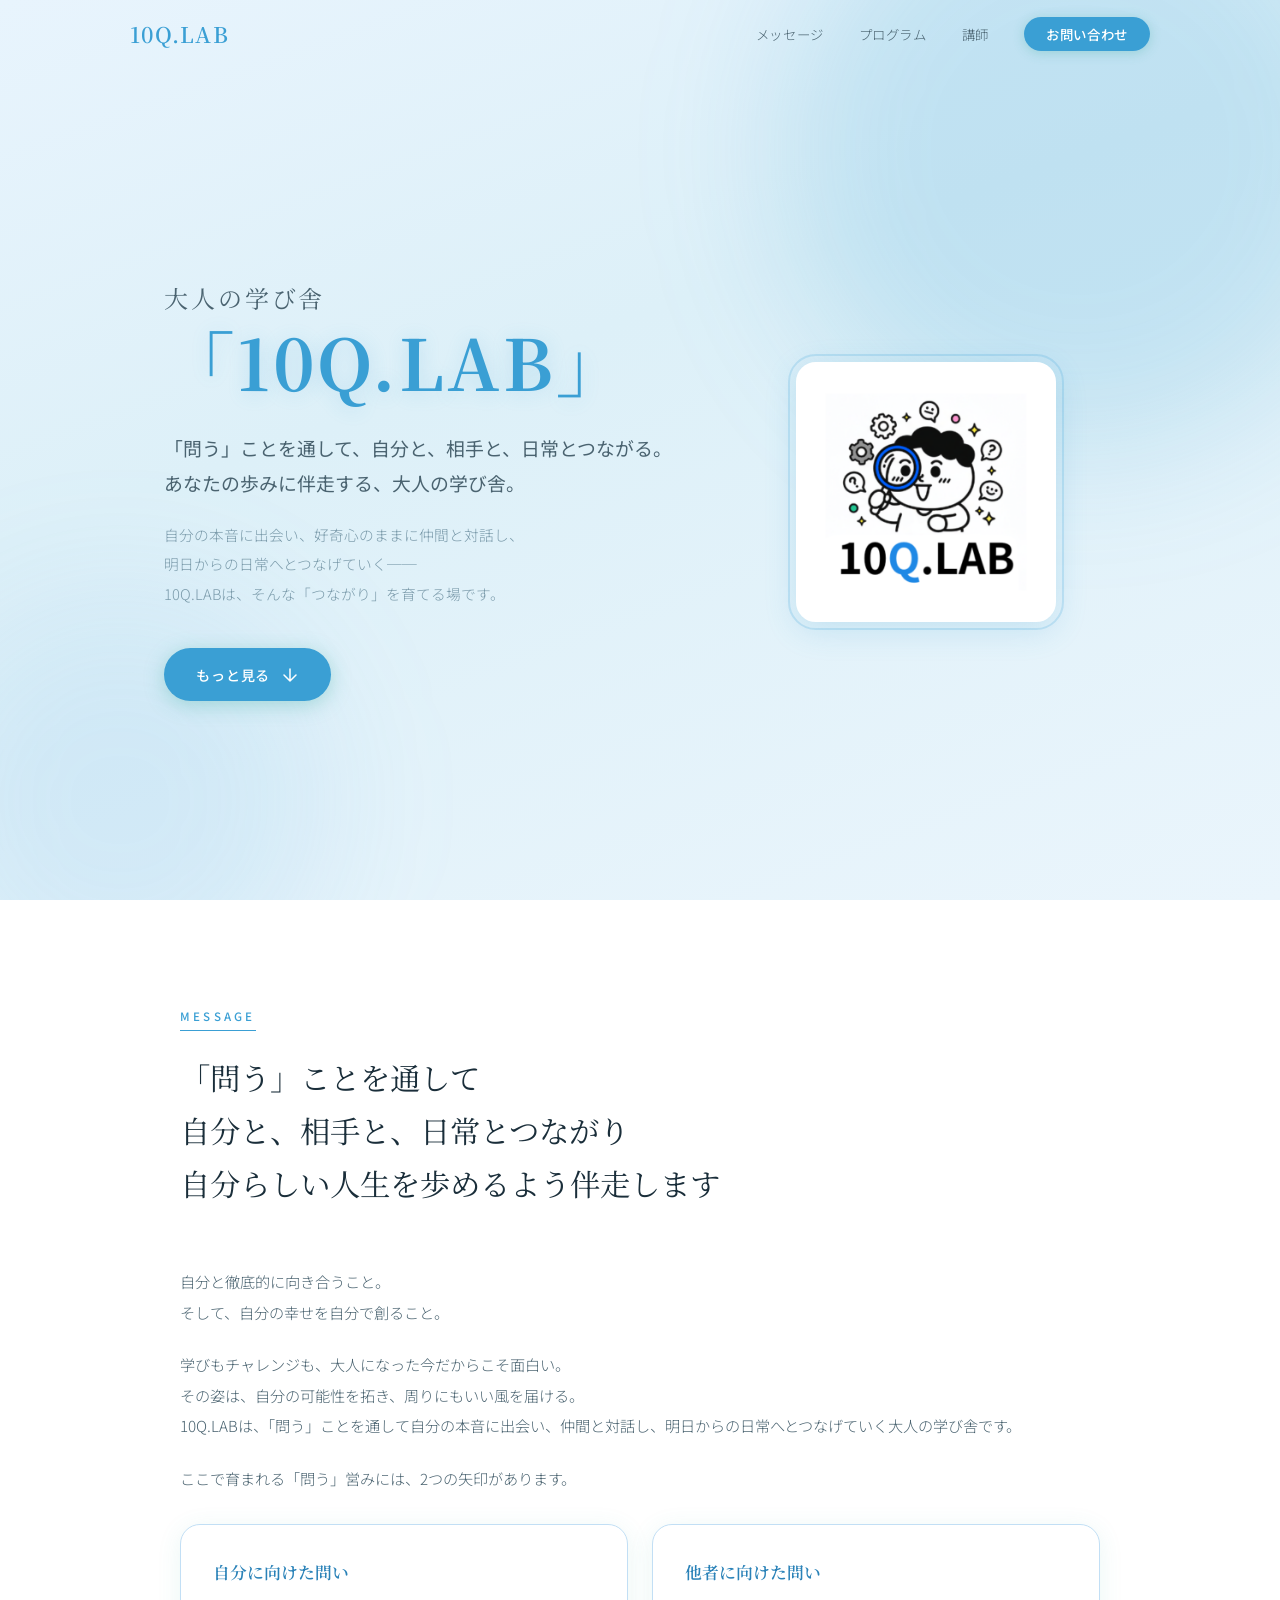
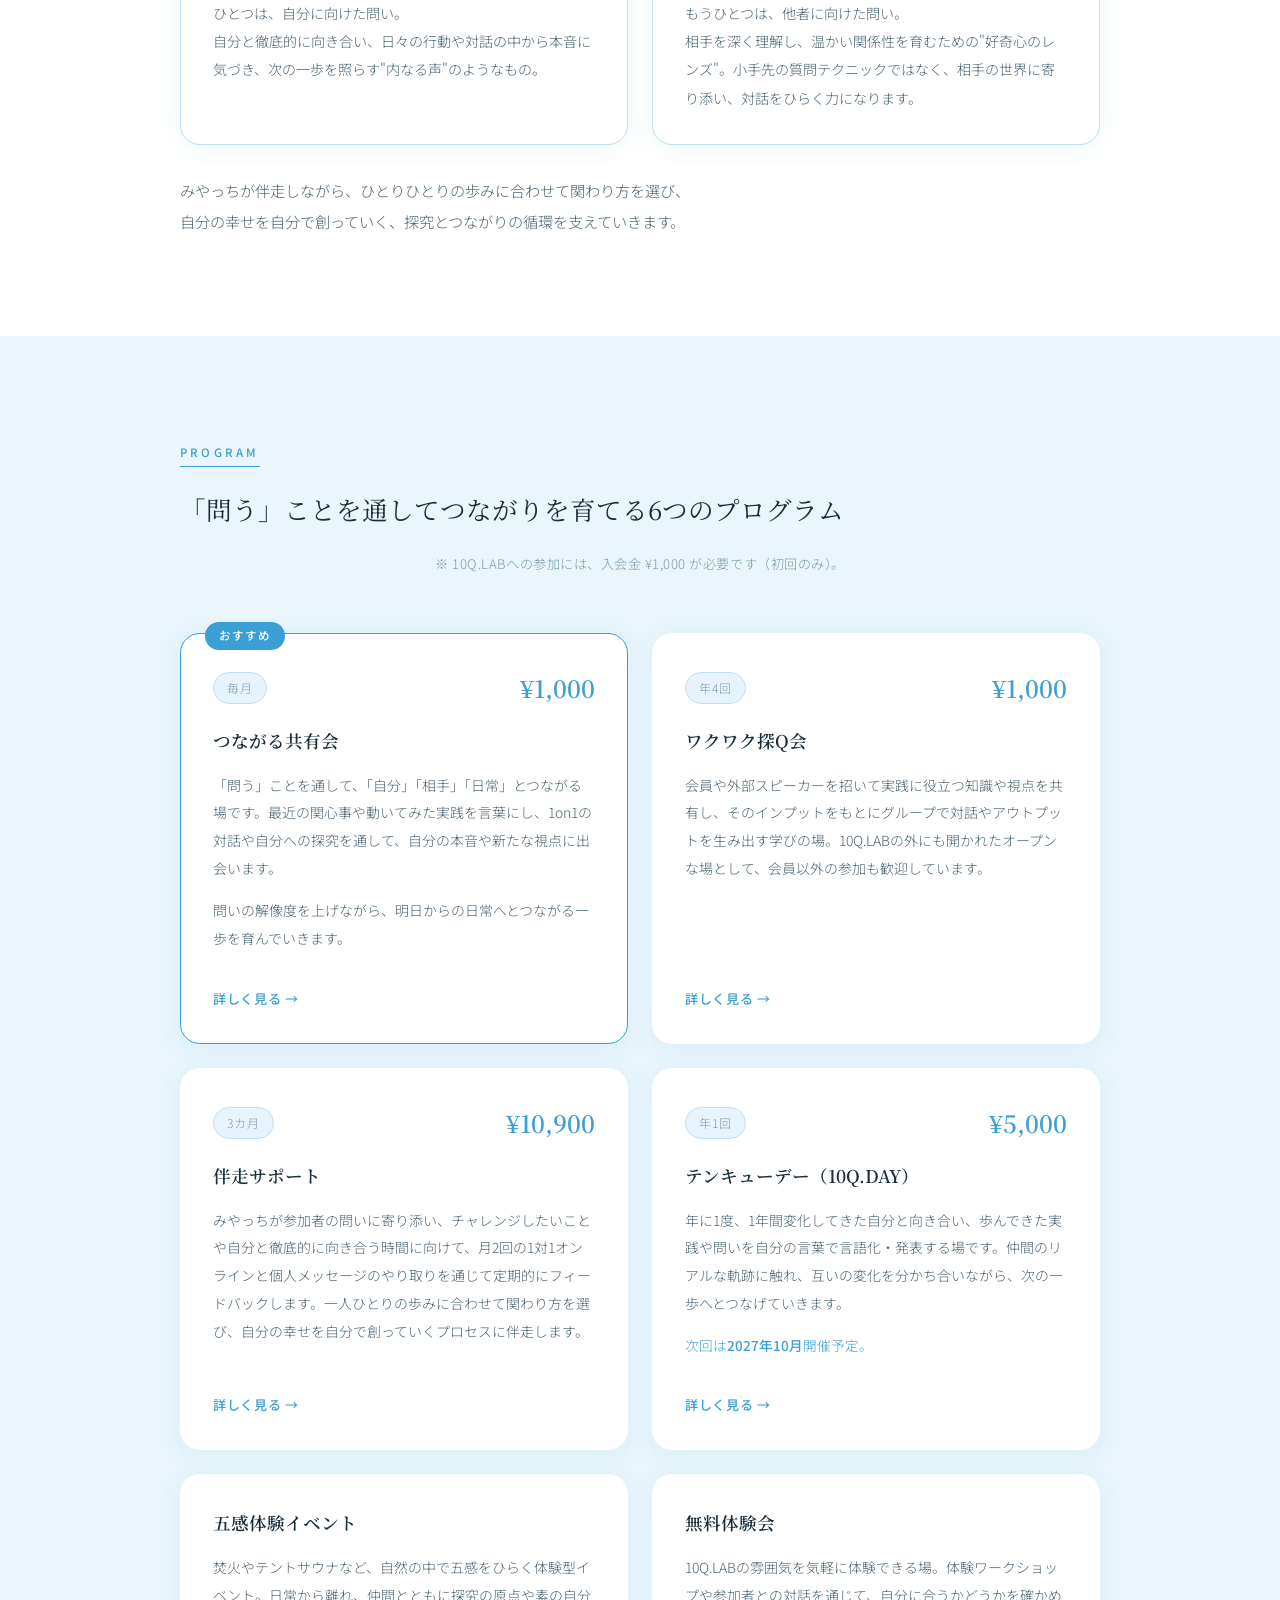
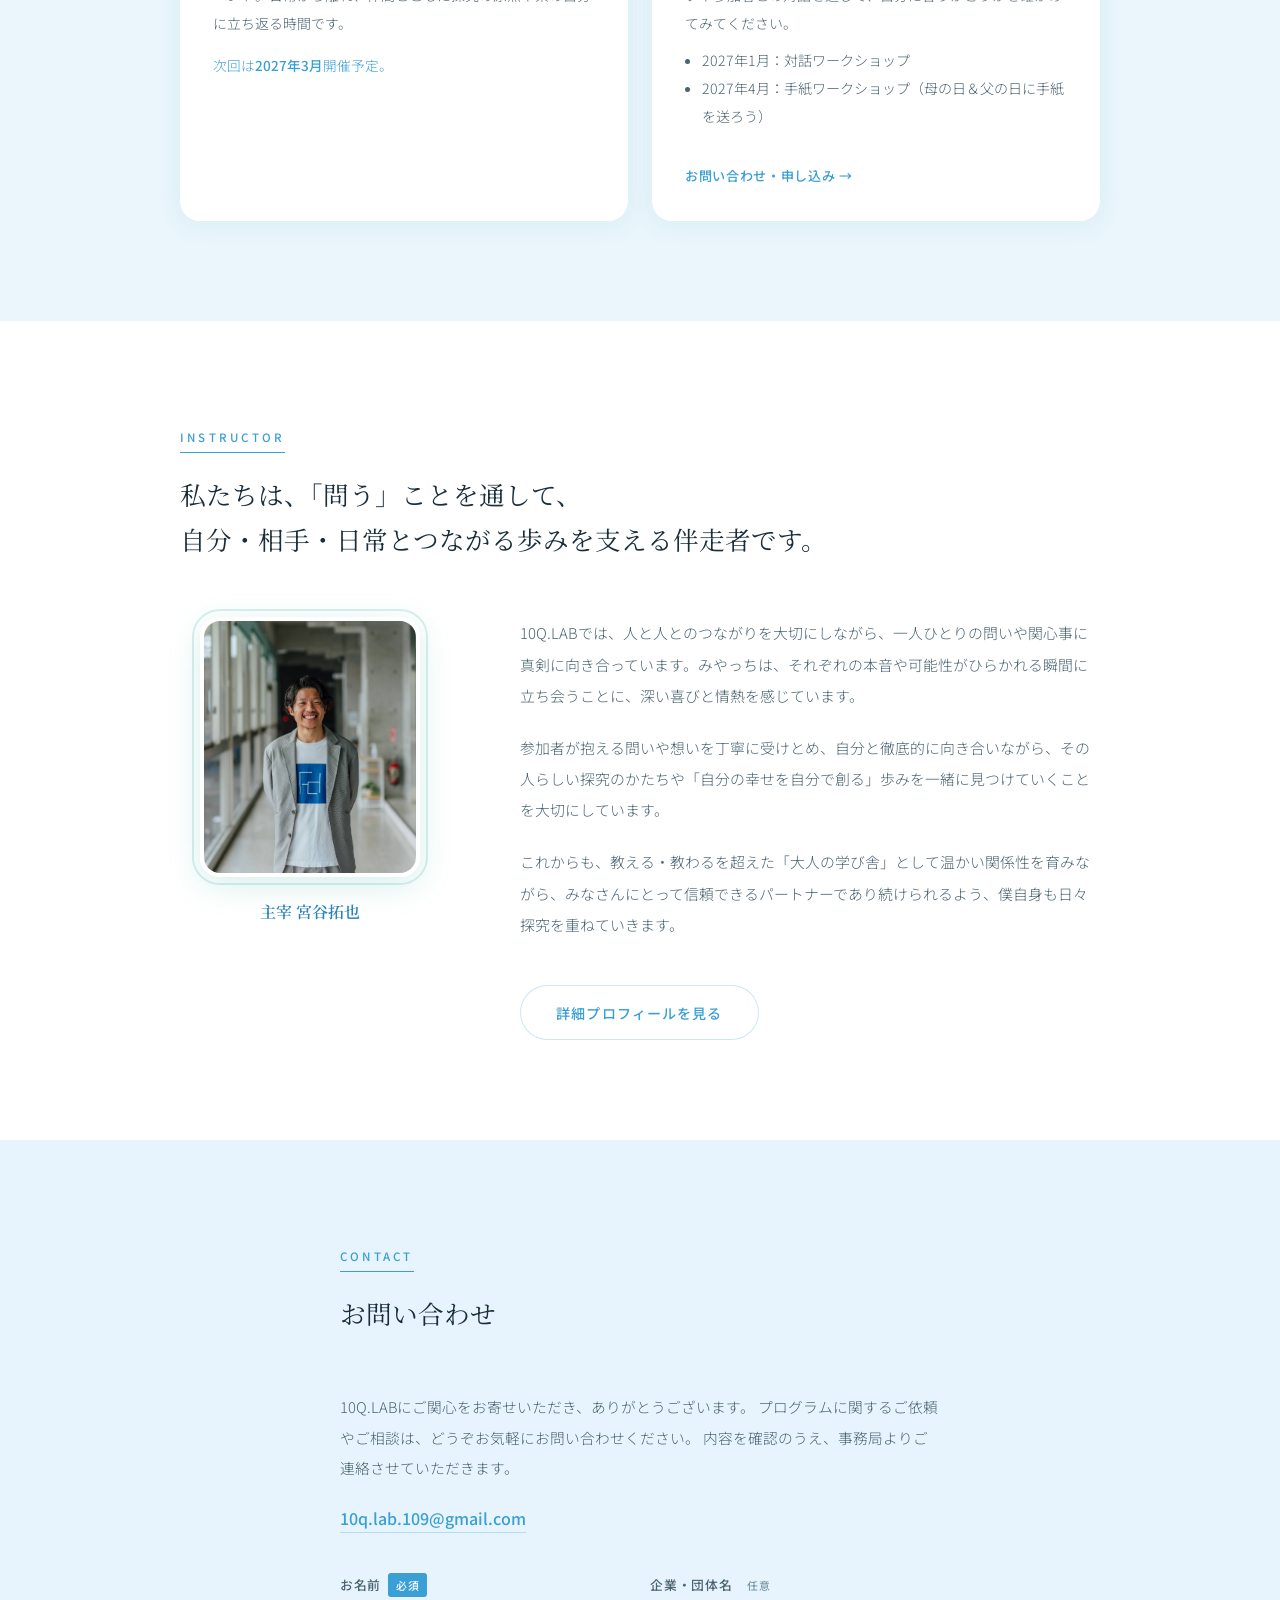
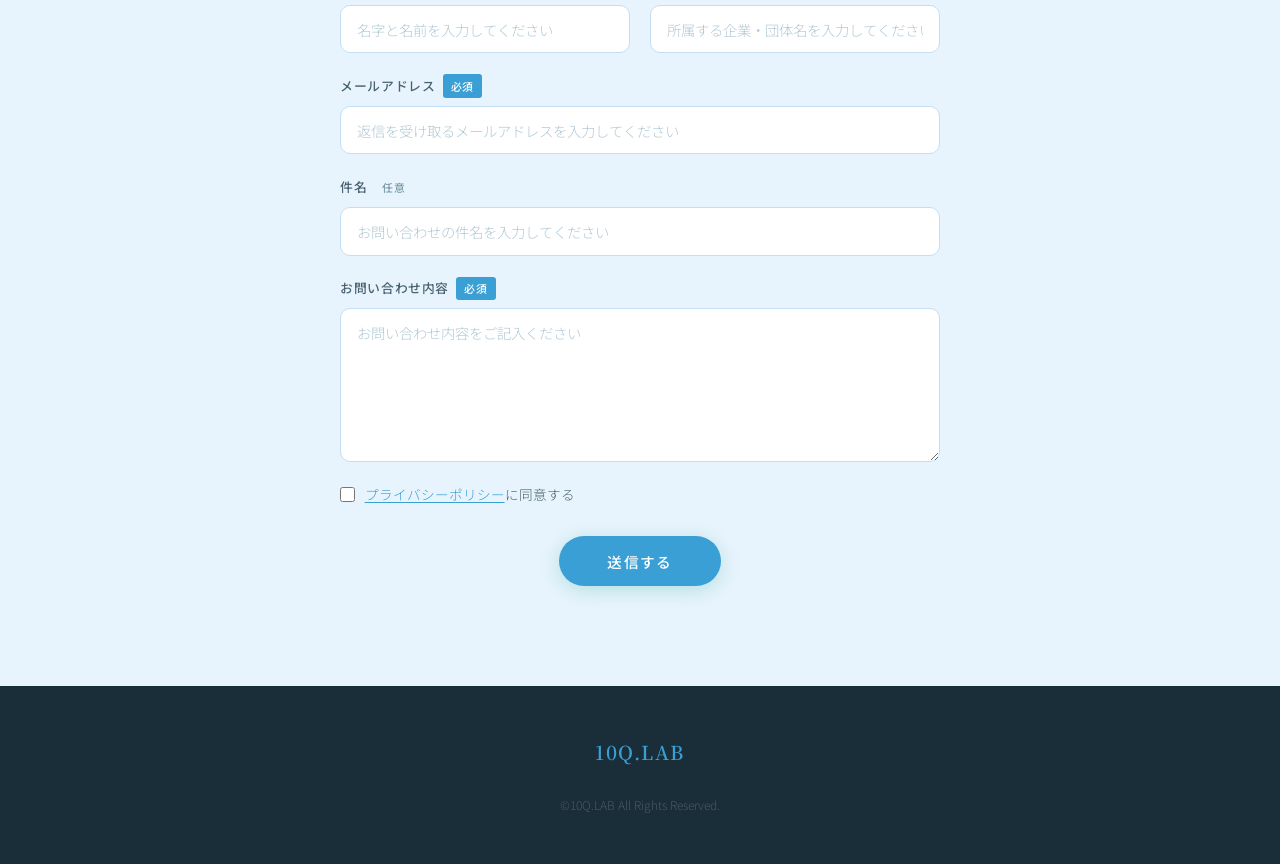
<file: index.html>
<!DOCTYPE html>
<html lang="ja">
<head>
  <meta charset="UTF-8" />
  <meta name="viewport" content="width=device-width, initial-scale=1.0" />
  <title>10Q.LAB | 大人の探究塾</title>
  <link rel="preconnect" href="https://fonts.googleapis.com" />
  <link rel="preconnect" href="https://fonts.gstatic.com" crossorigin />
  <link href="https://fonts.googleapis.com/css2?family=Noto+Serif+JP:wght@300;400;600&family=Noto+Sans+JP:wght@300;400;500&family=DM+Sans:ital,wght@0,300;0,400;1,300&display=swap" rel="stylesheet" />
  <link rel="stylesheet" href="style.css" />
</head>
<body>

  <!-- ナビゲーション -->
  <header class="header" id="header">
    <nav class="nav">
      <a href="#" class="nav-logo">10Q.LAB</a>
      <ul class="nav-links" id="navLinks">
        <li><a href="#message">メッセージ</a></li>
        <li><a href="#program">プログラム</a></li>
        <li><a href="#instructor">講師</a></li>
        <li><a href="#contact" class="nav-cta">お問い合わせ</a></li>
      </ul>
      <button class="nav-toggle" id="navToggle" aria-label="メニュー">
        <span></span><span></span>
      </button>
    </nav>
  </header>

  <!-- ヒーロー -->
  <section class="hero">
    <div class="hero-blob hero-blob-1"></div>
    <div class="hero-blob hero-blob-2"></div>
    <div class="hero-inner">
      <div class="hero-text">
        <h1 class="hero-title">
          <span class="hero-title-sub">大人の学び舎</span>
          <span class="hero-title-main">「10Q.LAB」</span>
        </h1>
        <p class="hero-tagline">「問う」ことを通して、自分と、相手と、日常とつながる。<br />あなたの歩みに伴走する、大人の学び舎。</p>
        <p class="hero-body">
          自分の本音に出会い、好奇心のままに仲間と対話し、<br />
          明日からの日常へとつなげていく──<br />
          10Q.LABは、そんな「つながり」を育てる場です。
        </p>
        <a href="#message" class="hero-btn">
          <span>もっと見る</span>
          <svg width="18" height="18" viewBox="0 0 18 18" fill="none"><path d="M9 3v12M3 9l6 6 6-6" stroke="currentColor" stroke-width="1.5" stroke-linecap="round" stroke-linejoin="round"/></svg>
        </a>
      </div>
      <div class="hero-visual">
        <div class="hero-logo-frame">
          <img src="logo.png" alt="10Q.LAB" class="hero-logo-big" />
        </div>
      </div>
    </div>
  </section>

  <!-- メッセージ -->
  <section class="section" id="message">
    <div class="container">
      <div class="sec-header">
        <span class="sec-tag">MESSAGE</span>
        <h2 class="sec-title">
          「問う」ことを通して<br />
          自分と、相手と、日常とつながり<br />
          自分らしい人生を歩めるよう伴走します
        </h2>
      </div>

      <div class="msg-body">
        <p>自分と徹底的に向き合うこと。<br />
        そして、自分の幸せを自分で創ること。</p>

        <p>学びもチャレンジも、大人になった今だからこそ面白い。<br />
        その姿は、自分の可能性を拓き、周りにもいい風を届ける。<br />
        10Q.LABは、「問う」ことを通して自分の本音に出会い、仲間と対話し、明日からの日常へとつなげていく大人の学び舎です。</p>

        <p>ここで育まれる「問う」営みには、2つの矢印があります。</p>

        <div class="msg-two-q">
          <div class="two-q-card reveal">
            <h3>自分に向けた問い</h3>
            <p>ひとつは、自分に向けた問い。<br />自分と徹底的に向き合い、日々の行動や対話の中から本音に気づき、次の一歩を照らす"内なる声"のようなもの。</p>
          </div>
          <div class="two-q-card reveal">
            <h3>他者に向けた問い</h3>
            <p>もうひとつは、他者に向けた問い。<br />相手を深く理解し、温かい関係性を育むための"好奇心のレンズ"。小手先の質問テクニックではなく、相手の世界に寄り添い、対話をひらく力になります。</p>
          </div>
        </div>

        <p>みやっちが伴走しながら、ひとりひとりの歩みに合わせて関わり方を選び、<br />
        自分の幸せを自分で創っていく、探究とつながりの循環を支えていきます。</p>
      </div>
    </div>
  </section>

  <!-- プログラム -->
  <section class="section sec-mint" id="program">
    <div class="container">
      <div class="sec-header">
        <span class="sec-tag">PROGRAM</span>
        <h2 class="sec-title-sm">「問う」ことを通してつながりを育てる6つのプログラム</h2>
        <p class="prog-note">※ 10Q.LABへの参加には、入会金 ¥1,000 が必要です（初回のみ）。</p>
      </div>

      <div class="prog-grid">
        <a href="program-sharing.html" class="prog-card prog-featured reveal">
          <div class="prog-badge">おすすめ</div>
          <div class="prog-top">
            <span class="prog-freq">毎月</span>
            <span class="prog-price">¥1,000</span>
          </div>
          <h3>つながる共有会</h3>
          <p>「問う」ことを通して、「自分」「相手」「日常」とつながる場です。最近の関心事や動いてみた実践を言葉にし、1on1の対話や自分への探究を通して、自分の本音や新たな視点に出会います。</p>
          <p>問いの解像度を上げながら、明日からの日常へとつながる一歩を育んでいきます。</p>
          <span class="prog-more">詳しく見る →</span>
        </a>

        <a href="program-study.html" class="prog-card reveal">
          <div class="prog-top">
            <span class="prog-freq">年4回</span>
            <span class="prog-price">¥1,000</span>
          </div>
          <h3>ワクワク探Q会</h3>
          <p>会員や外部スピーカーを招いて実践に役立つ知識や視点を共有し、そのインプットをもとにグループで対話やアウトプットを生み出す学びの場。10Q.LABの外にも開かれたオープンな場として、会員以外の参加も歓迎しています。</p>
          <span class="prog-more">詳しく見る →</span>
        </a>

        <a href="program-support.html" class="prog-card reveal">
          <div class="prog-top">
            <span class="prog-freq">3カ月</span>
            <span class="prog-price">¥10,900</span>
          </div>
          <h3>伴走サポート</h3>
          <p>みやっちが参加者の問いに寄り添い、チャレンジしたいことや自分と徹底的に向き合う時間に向けて、月2回の1対1オンラインと個人メッセージのやり取りを通じて定期的にフィードバックします。一人ひとりの歩みに合わせて関わり方を選び、自分の幸せを自分で創っていくプロセスに伴走します。</p>
          <span class="prog-more">詳しく見る →</span>
        </a>

        <a href="program-tenqday.html" class="prog-card reveal">
          <div class="prog-top">
            <span class="prog-freq">年1回</span>
            <span class="prog-price">¥5,000</span>
          </div>
          <h3>テンキューデー（10Q.DAY）</h3>
          <p>年に1度、1年間変化してきた自分と向き合い、歩んできた実践や問いを自分の言葉で言語化・発表する場です。仲間のリアルな軌跡に触れ、互いの変化を分かち合いながら、次の一歩へとつなげていきます。</p>
          <p class="prog-date">次回は<strong>2027年10月</strong>開催予定。</p>
          <span class="prog-more">詳しく見る →</span>
        </a>

        <div class="prog-card reveal prog-member">
          <h3>五感体験イベント</h3>
          <p>焚火やテントサウナなど、自然の中で五感をひらく体験型イベント。日常から離れ、仲間とともに探究の原点や素の自分に立ち返る時間です。</p>
          <p class="prog-date">次回は<strong>2027年3月</strong>開催予定。</p>
        </div>

        <a href="index.html#contact" class="prog-card reveal">
          <h3>無料体験会</h3>
          <p>10Q.LABの雰囲気を気軽に体験できる場。体験ワークショップや参加者との対話を通じて、自分に合うかどうかを確かめてみてください。</p>
          <ul style="font-size:.88rem;color:var(--mid);line-height:2;padding-left:1.2em;margin-top:-.4rem;">
            <li>2027年1月：対話ワークショップ</li>
            <li>2027年4月：手紙ワークショップ（母の日＆父の日に手紙を送ろう）</li>
          </ul>
          <span class="prog-more">お問い合わせ・申し込み →</span>
        </a>
      </div>

    </div>
  </section>

  <!-- 講師 -->
  <section class="section" id="instructor">
    <div class="container">
      <div class="sec-header">
        <span class="sec-tag">INSTRUCTOR</span>
        <h2 class="sec-title-sm">
          私たちは、「問う」ことを通して、<br />
          自分・相手・日常とつながる歩みを支える伴走者です。
        </h2>
      </div>

      <div class="inst-layout">
        <div class="inst-avatar-wrap reveal">
          <div class="inst-photo-frame">
            <img src="miyatchi.jpg" alt="宮谷拓也" class="inst-photo" />
          </div>
          <div class="inst-name">主宰 宮谷拓也</div>
        </div>
        <div class="inst-text reveal">
          <p>10Q.LABでは、人と人とのつながりを大切にしながら、一人ひとりの問いや関心事に真剣に向き合っています。みやっちは、それぞれの本音や可能性がひらかれる瞬間に立ち会うことに、深い喜びと情熱を感じています。</p>
          <p>参加者が抱える問いや想いを丁寧に受けとめ、自分と徹底的に向き合いながら、その人らしい探究のかたちや「自分の幸せを自分で創る」歩みを一緒に見つけていくことを大切にしています。</p>
          <p>これからも、教える・教わるを超えた「大人の学び舎」として温かい関係性を育みながら、みなさんにとって信頼できるパートナーであり続けられるよう、僕自身も日々探究を重ねていきます。</p>
          <a href="instructor.html" class="inst-detail-btn">詳細プロフィールを見る</a>
        </div>
      </div>
    </div>
  </section>

  <!-- お問い合わせ -->
  <section class="section sec-sky" id="contact">
    <div class="container container-sm">
      <div class="sec-header">
        <span class="sec-tag">CONTACT</span>
        <h2 class="sec-title-sm">お問い合わせ</h2>
      </div>
      <p class="contact-intro">
        10Q.LABにご関心をお寄せいただき、ありがとうございます。 プログラムに関するご依頼やご相談は、どうぞお気軽にお問い合わせください。 内容を確認のうえ、事務局よりご連絡させていただきます。
      </p>
      <p class="contact-email">
        <a href="mailto:10q.lab.109@gmail.com">10q.lab.109@gmail.com</a>
      </p>

      <form class="c-form" id="contactForm" action="https://formspree.io/f/xeewwoyb" method="POST">
        <div class="c-row">
          <div class="c-field">
            <label>お名前 <em>必須</em></label>
            <input type="text" name="name" placeholder="名字と名前を入力してください" required />
          </div>
          <div class="c-field">
            <label>企業・団体名 <span>任意</span></label>
            <input type="text" name="org" placeholder="所属する企業・団体名を入力してください" />
          </div>
        </div>
        <div class="c-field">
          <label>メールアドレス <em>必須</em></label>
          <input type="email" name="email" placeholder="返信を受け取るメールアドレスを入力してください" required />
        </div>
        <div class="c-field">
          <label>件名 <span>任意</span></label>
          <input type="text" name="subject" placeholder="お問い合わせの件名を入力してください" />
        </div>
        <div class="c-field">
          <label>お問い合わせ内容 <em>必須</em></label>
          <textarea name="message" rows="6" placeholder="お問い合わせ内容をご記入ください" required></textarea>
        </div>
        <div class="c-privacy">
          <label>
            <input type="checkbox" id="privacy" required />
            <span><a href="privacy.html" target="_blank">プライバシーポリシー</a>に同意する</span>
          </label>
        </div>
        <div class="c-submit-wrap">
          <button type="submit" class="c-submit">送信する</button>
        </div>
      </form>
    </div>
  </section>

  <!-- フッター -->
  <footer class="footer">
    <div class="footer-inner">
      <a href="#" class="footer-logo">10Q.LAB</a>
<p class="footer-copy">©10Q.LAB All Rights Reserved.</p>
    </div>
  </footer>

  <script src="script.js"></script>
</body>
</html>
</file>
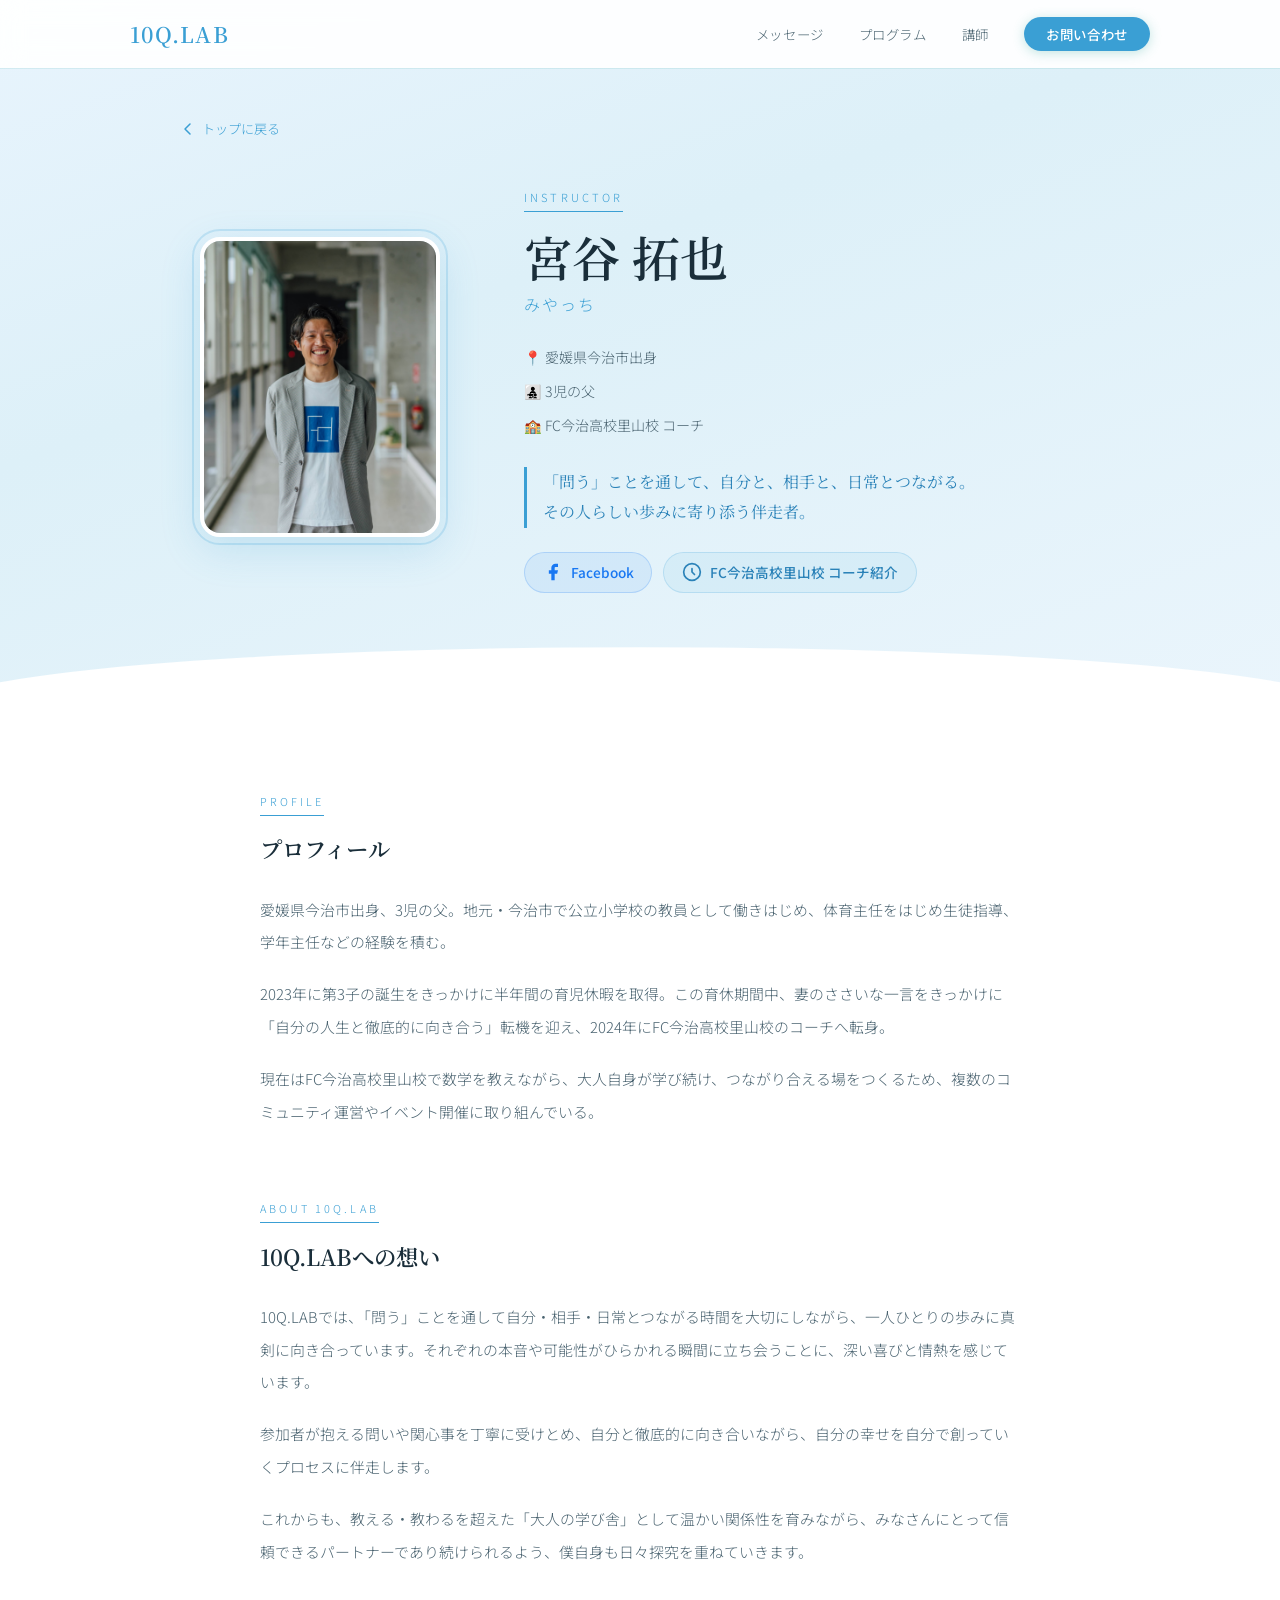
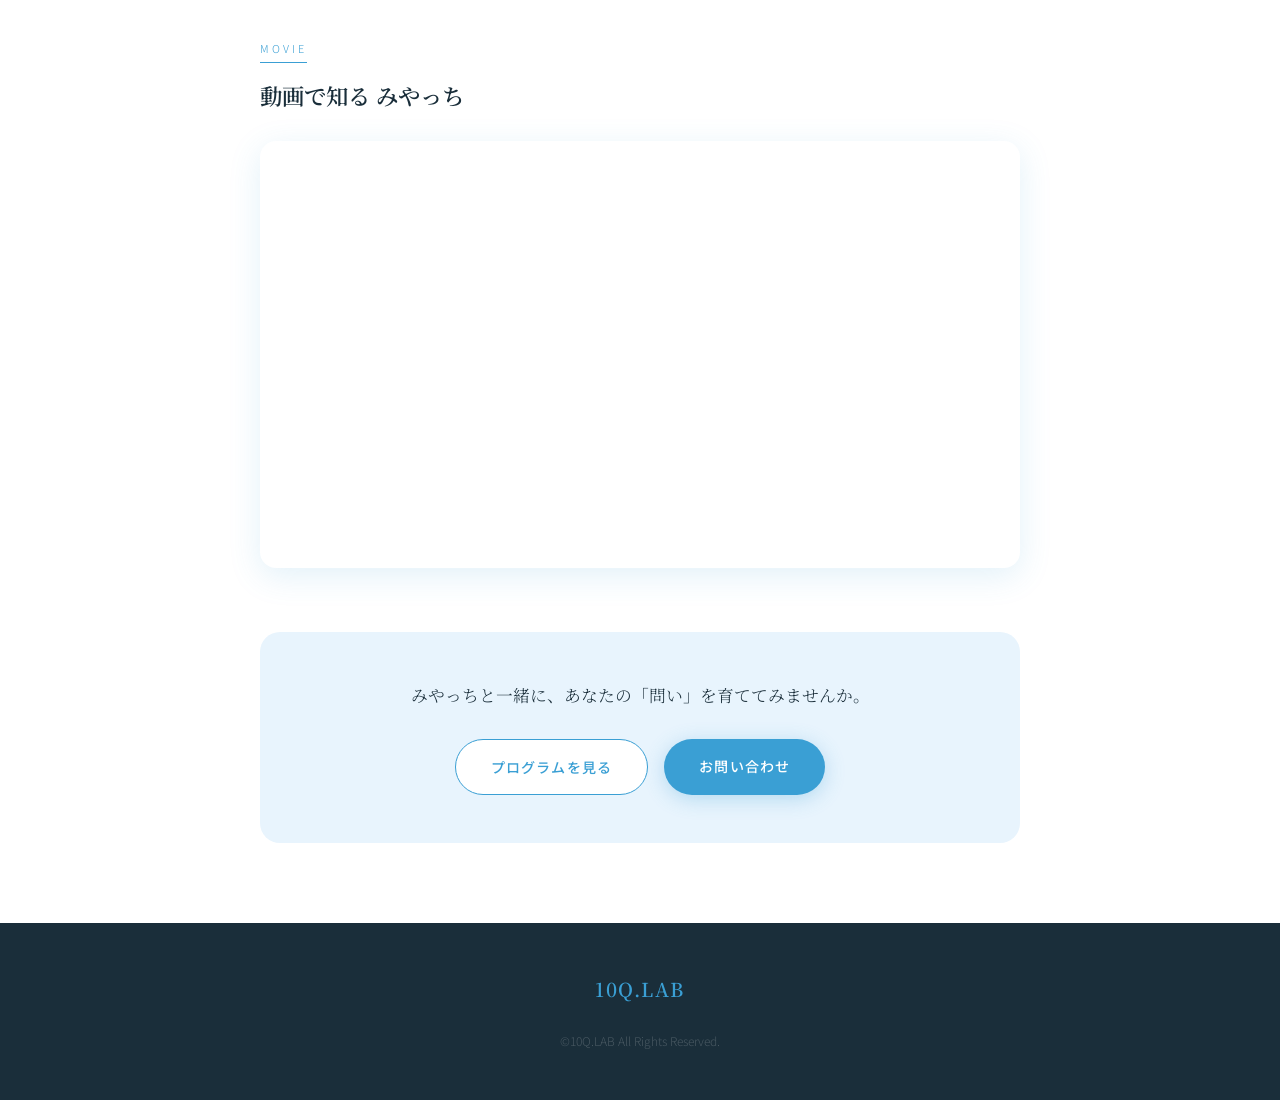
<file: instructor.html>
<!DOCTYPE html>
<html lang="ja">
<head>
  <meta charset="UTF-8" />
  <meta name="viewport" content="width=device-width, initial-scale=1.0" />
  <title>講師紹介 | 10Q.LAB</title>
  <link rel="preconnect" href="https://fonts.googleapis.com" />
  <link rel="preconnect" href="https://fonts.gstatic.com" crossorigin />
  <link href="https://fonts.googleapis.com/css2?family=Noto+Serif+JP:wght@300;400;600&family=Noto+Sans+JP:wght@300;400;500&display=swap" rel="stylesheet" />
  <link rel="stylesheet" href="style.css" />
  <link rel="stylesheet" href="instructor.css" />
</head>
<body>

  <header class="header scrolled">
    <nav class="nav">
      <a href="index.html" class="nav-logo">10Q.LAB</a>
      <ul class="nav-links">
        <li><a href="index.html#message">メッセージ</a></li>
        <li><a href="index.html#program">プログラム</a></li>
        <li><a href="index.html#instructor">講師</a></li>
        <li><a href="index.html#contact" class="nav-cta">お問い合わせ</a></li>
      </ul>
    </nav>
  </header>

  <main>

    <!-- ヒーロー -->
    <section class="inst-hero">
      <div class="inst-hero-inner">
        <a href="index.html#instructor" class="back-link">
          <svg width="16" height="16" viewBox="0 0 16 16" fill="none"><path d="M10 3L5 8l5 5" stroke="currentColor" stroke-width="1.5" stroke-linecap="round" stroke-linejoin="round"/></svg>
          トップに戻る
        </a>
        <div class="inst-hero-layout">
          <div class="inst-hero-photo">
            <div class="inst-photo-frame">
              <img src="miyatchi.jpg" alt="宮谷拓也" class="inst-photo" />
            </div>
          </div>
          <div class="inst-hero-info">
            <span class="inst-tag">INSTRUCTOR</span>
            <h1 class="inst-name-large">宮谷 拓也</h1>
            <p class="inst-kana">みやっち</p>
            <div class="inst-meta">
              <span>📍 愛媛県今治市出身</span>
              <span>👨‍👧‍👦 3児の父</span>
              <span>🏫 FC今治高校里山校 コーチ</span>
            </div>
            <p class="inst-tagline">
              「問う」ことを通して、自分と、相手と、日常とつながる。<br />
              その人らしい歩みに寄り添う伴走者。
            </p>
            <div class="inst-sns">
              <a href="https://www.facebook.com/takuya.miyatani.7" target="_blank" rel="noopener" class="inst-sns-link inst-sns-fb">
                <svg width="20" height="20" viewBox="0 0 24 24" fill="currentColor"><path d="M18 2h-3a5 5 0 0 0-5 5v3H7v4h3v8h4v-8h3l1-4h-4V7a1 1 0 0 1 1-1h3z"/></svg>
                Facebook
              </a>
              <a href="https://fcihs-satoyama.ed.jp/articles/341520b2541c803b927cebe70c5aed1b" target="_blank" rel="noopener" class="inst-sns-link inst-sns-fc">
                <svg width="20" height="20" viewBox="0 0 24 24" fill="none" stroke="currentColor" stroke-width="2" stroke-linecap="round" stroke-linejoin="round"><circle cx="12" cy="12" r="10"/><path d="M12 8v4l3 3"/></svg>
                FC今治高校里山校 コーチ紹介
              </a>
            </div>
          </div>
        </div>
      </div>
    </section>

    <!-- プロフィール -->
    <section class="inst-section">
      <div class="inst-content">

        <div class="inst-block">
          <span class="inst-sec-tag">PROFILE</span>
          <h2>プロフィール</h2>
          <div class="inst-text-body">
            <p>愛媛県今治市出身、3児の父。地元・今治市で公立小学校の教員として働きはじめ、体育主任をはじめ生徒指導、学年主任などの経験を積む。</p>
            <p>2023年に第3子の誕生をきっかけに半年間の育児休暇を取得。この育休期間中、妻のささいな一言をきっかけに「自分の人生と徹底的に向き合う」転機を迎え、2024年にFC今治高校里山校のコーチへ転身。</p>
            <p>現在はFC今治高校里山校で数学を教えながら、大人自身が学び続け、つながり合える場をつくるため、複数のコミュニティ運営やイベント開催に取り組んでいる。</p>
          </div>
        </div>


        <!-- 10Q.LABについて -->
        <div class="inst-block">
          <span class="inst-sec-tag">ABOUT 10Q.LAB</span>
          <h2>10Q.LABへの想い</h2>
          <div class="inst-text-body">
            <p>10Q.LABでは、「問う」ことを通して自分・相手・日常とつながる時間を大切にしながら、一人ひとりの歩みに真剣に向き合っています。それぞれの本音や可能性がひらかれる瞬間に立ち会うことに、深い喜びと情熱を感じています。</p>
            <p>参加者が抱える問いや関心事を丁寧に受けとめ、自分と徹底的に向き合いながら、自分の幸せを自分で創っていくプロセスに伴走します。</p>
            <p>これからも、教える・教わるを超えた「大人の学び舎」として温かい関係性を育みながら、みなさんにとって信頼できるパートナーであり続けられるよう、僕自身も日々探究を重ねていきます。</p>
          </div>
        </div>

        <!-- 動画 -->
        <div class="inst-block">
          <span class="inst-sec-tag">MOVIE</span>
          <h2>動画で知る みやっち</h2>
          <div class="inst-video-wrap">
            <iframe
              src="https://www.youtube.com/embed/XQqRJ3EDNS8"
              title="みやっち紹介動画"
              frameborder="0"
              allow="accelerometer; autoplay; clipboard-write; encrypted-media; gyroscope; picture-in-picture"
              allowfullscreen>
            </iframe>
          </div>
        </div>

        <!-- CTA -->
        <div class="inst-cta-block">
          <p>みやっちと一緒に、あなたの「問い」を育ててみませんか。</p>
          <div class="inst-cta-btns">
            <a href="index.html#program" class="inst-btn-sub">プログラムを見る</a>
            <a href="index.html#contact" class="inst-btn-main">お問い合わせ</a>
          </div>
        </div>

      </div>
    </section>

  </main>

  <footer class="footer">
    <div class="footer-inner">
      <a href="index.html" class="footer-logo">10Q.LAB</a>
      <p class="footer-copy">©10Q.LAB All Rights Reserved.</p>
    </div>
  </footer>

</body>
</html>
</file>
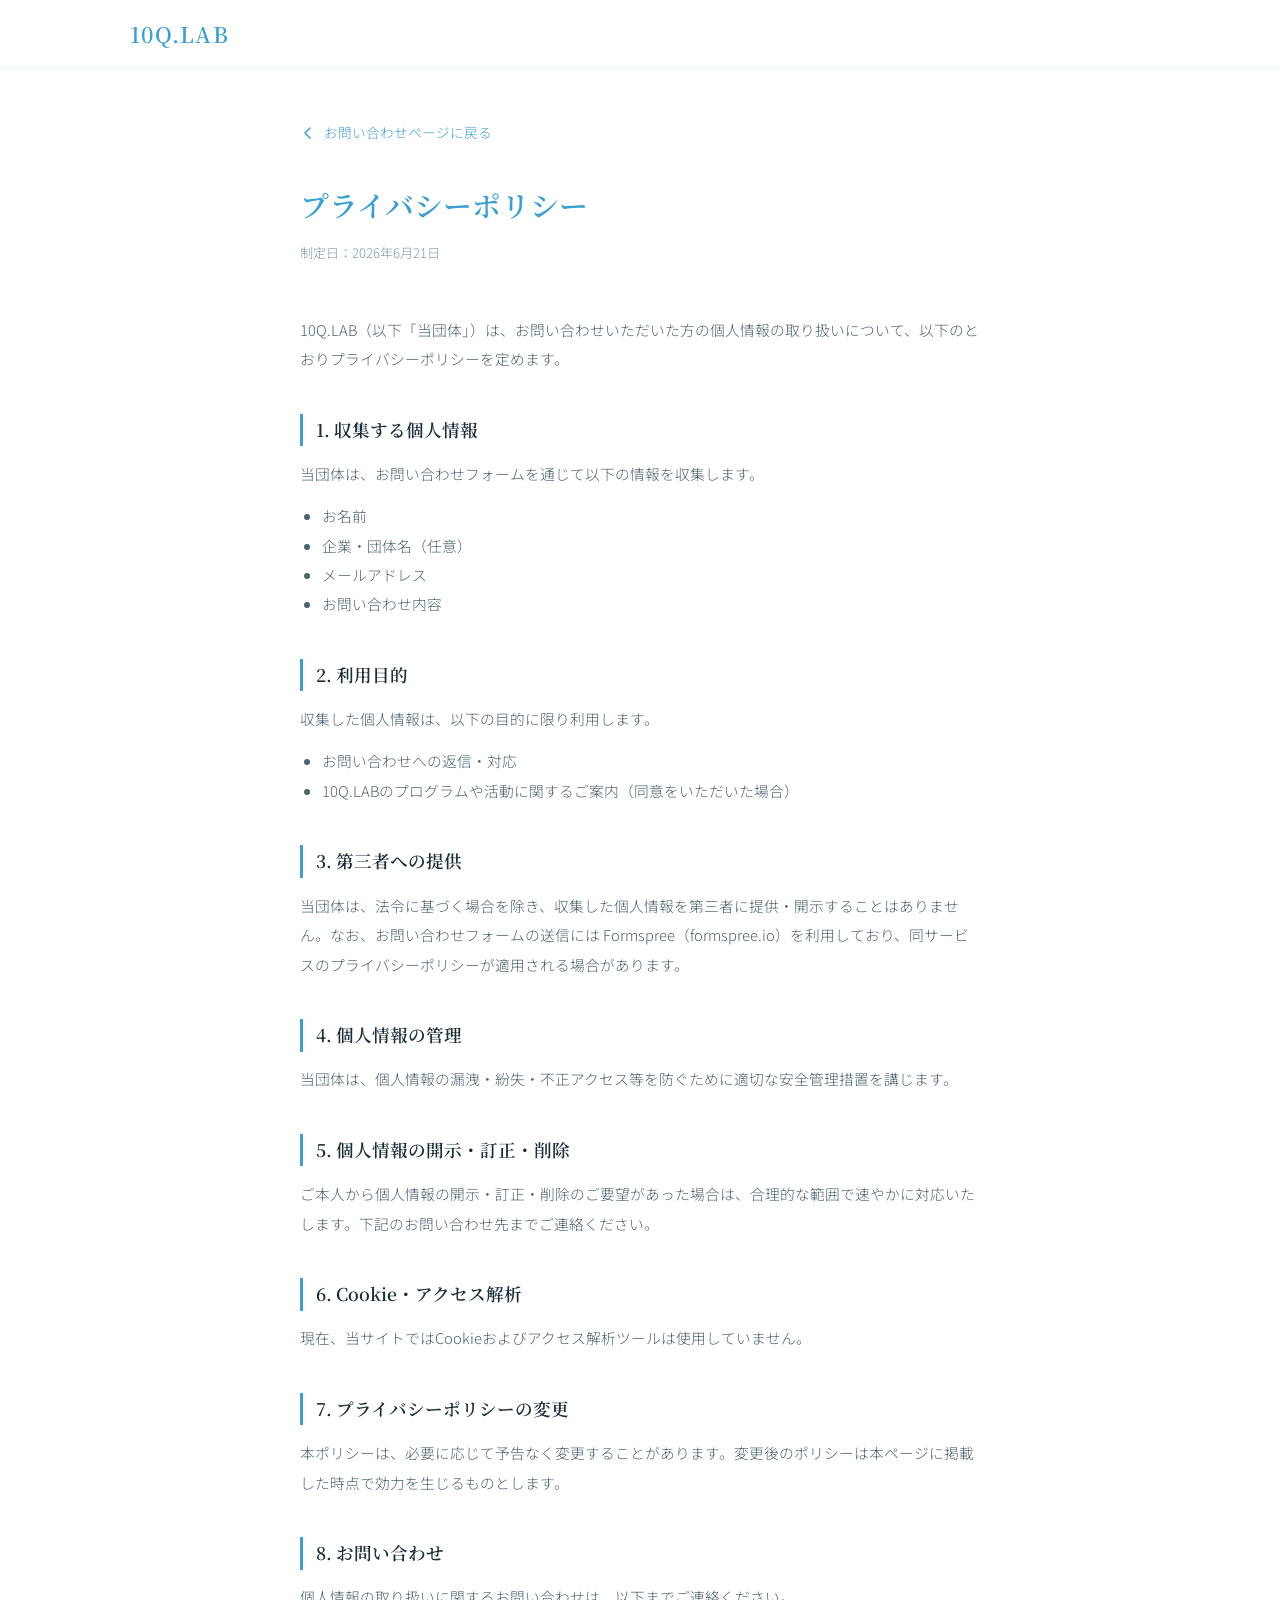
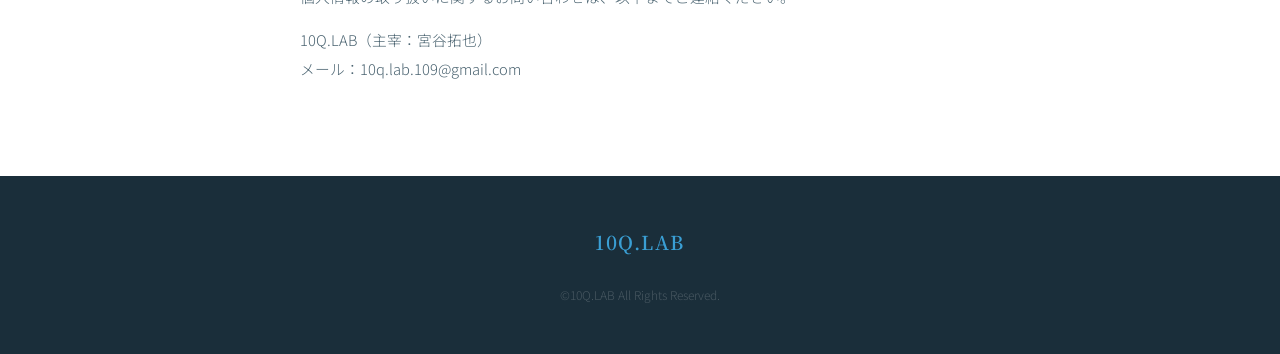
<file: privacy.html>
<!DOCTYPE html>
<html lang="ja">
<head>
  <meta charset="UTF-8" />
  <meta name="viewport" content="width=device-width, initial-scale=1.0" />
  <title>プライバシーポリシー | 10Q.LAB</title>
  <link rel="preconnect" href="https://fonts.googleapis.com" />
  <link rel="preconnect" href="https://fonts.gstatic.com" crossorigin />
  <link href="https://fonts.googleapis.com/css2?family=Noto+Serif+JP:wght@300;400;600&family=Noto+Sans+JP:wght@300;400;500&display=swap" rel="stylesheet" />
  <link rel="stylesheet" href="style.css" />
  <style>
    .privacy-page { max-width: 760px; margin: 0 auto; padding: 120px 2.5rem 80px; }
    .privacy-page h1 {
      font-family: var(--font-serif); font-size: 1.8rem; font-weight: 600;
      color: var(--teal); margin-bottom: .6rem;
    }
    .privacy-page .updated {
      font-size: .82rem; color: var(--light); margin-bottom: 3rem;
    }
    .privacy-page h2 {
      font-family: var(--font-serif); font-size: 1.1rem; font-weight: 600;
      color: var(--ink); margin: 2.5rem 0 .8rem;
      padding-left: .8rem; border-left: 3px solid var(--teal);
    }
    .privacy-page p {
      font-size: .92rem; color: var(--mid); line-height: 2; margin-bottom: .8rem;
    }
    .privacy-page ul {
      padding-left: 1.4rem; margin-bottom: .8rem;
    }
    .privacy-page ul li {
      font-size: .92rem; color: var(--mid); line-height: 2;
    }
    .privacy-page .back-link {
      display: inline-flex; align-items: center; gap: .5rem;
      font-size: .85rem; color: var(--teal); margin-bottom: 2rem;
      transition: gap .2s;
    }
    .privacy-page .back-link:hover { gap: .8rem; }
  </style>
</head>
<body>

  <header class="header scrolled" id="header">
    <nav class="nav">
      <a href="index.html" class="nav-logo">10Q.LAB</a>
    </nav>
  </header>

  <main class="privacy-page">
    <a href="index.html#contact" class="back-link">
      <svg width="16" height="16" viewBox="0 0 16 16" fill="none"><path d="M10 3L5 8l5 5" stroke="currentColor" stroke-width="1.5" stroke-linecap="round" stroke-linejoin="round"/></svg>
      お問い合わせページに戻る
    </a>

    <h1>プライバシーポリシー</h1>
    <p class="updated">制定日：2026年6月21日</p>

    <p>10Q.LAB（以下「当団体」）は、お問い合わせいただいた方の個人情報の取り扱いについて、以下のとおりプライバシーポリシーを定めます。</p>

    <h2>1. 収集する個人情報</h2>
    <p>当団体は、お問い合わせフォームを通じて以下の情報を収集します。</p>
    <ul>
      <li>お名前</li>
      <li>企業・団体名（任意）</li>
      <li>メールアドレス</li>
      <li>お問い合わせ内容</li>
    </ul>

    <h2>2. 利用目的</h2>
    <p>収集した個人情報は、以下の目的に限り利用します。</p>
    <ul>
      <li>お問い合わせへの返信・対応</li>
      <li>10Q.LABのプログラムや活動に関するご案内（同意をいただいた場合）</li>
    </ul>

    <h2>3. 第三者への提供</h2>
    <p>当団体は、法令に基づく場合を除き、収集した個人情報を第三者に提供・開示することはありません。なお、お問い合わせフォームの送信には Formspree（<a href="https://formspree.io" target="_blank" rel="noopener">formspree.io</a>）を利用しており、同サービスのプライバシーポリシーが適用される場合があります。</p>

    <h2>4. 個人情報の管理</h2>
    <p>当団体は、個人情報の漏洩・紛失・不正アクセス等を防ぐために適切な安全管理措置を講じます。</p>

    <h2>5. 個人情報の開示・訂正・削除</h2>
    <p>ご本人から個人情報の開示・訂正・削除のご要望があった場合は、合理的な範囲で速やかに対応いたします。下記のお問い合わせ先までご連絡ください。</p>

    <h2>6. Cookie・アクセス解析</h2>
    <p>現在、当サイトではCookieおよびアクセス解析ツールは使用していません。</p>

    <h2>7. プライバシーポリシーの変更</h2>
    <p>本ポリシーは、必要に応じて予告なく変更することがあります。変更後のポリシーは本ページに掲載した時点で効力を生じるものとします。</p>

    <h2>8. お問い合わせ</h2>
    <p>個人情報の取り扱いに関するお問い合わせは、以下までご連絡ください。</p>
    <p>
      10Q.LAB（主宰：宮谷拓也）<br />
      メール：<a href="mailto:10q.lab.109@gmail.com">10q.lab.109@gmail.com</a>
    </p>
  </main>

  <footer class="footer">
    <div class="footer-inner">
      <a href="index.html" class="footer-logo">10Q.LAB</a>
      <p class="footer-copy">©10Q.LAB All Rights Reserved.</p>
    </div>
  </footer>

</body>
</html>
</file>
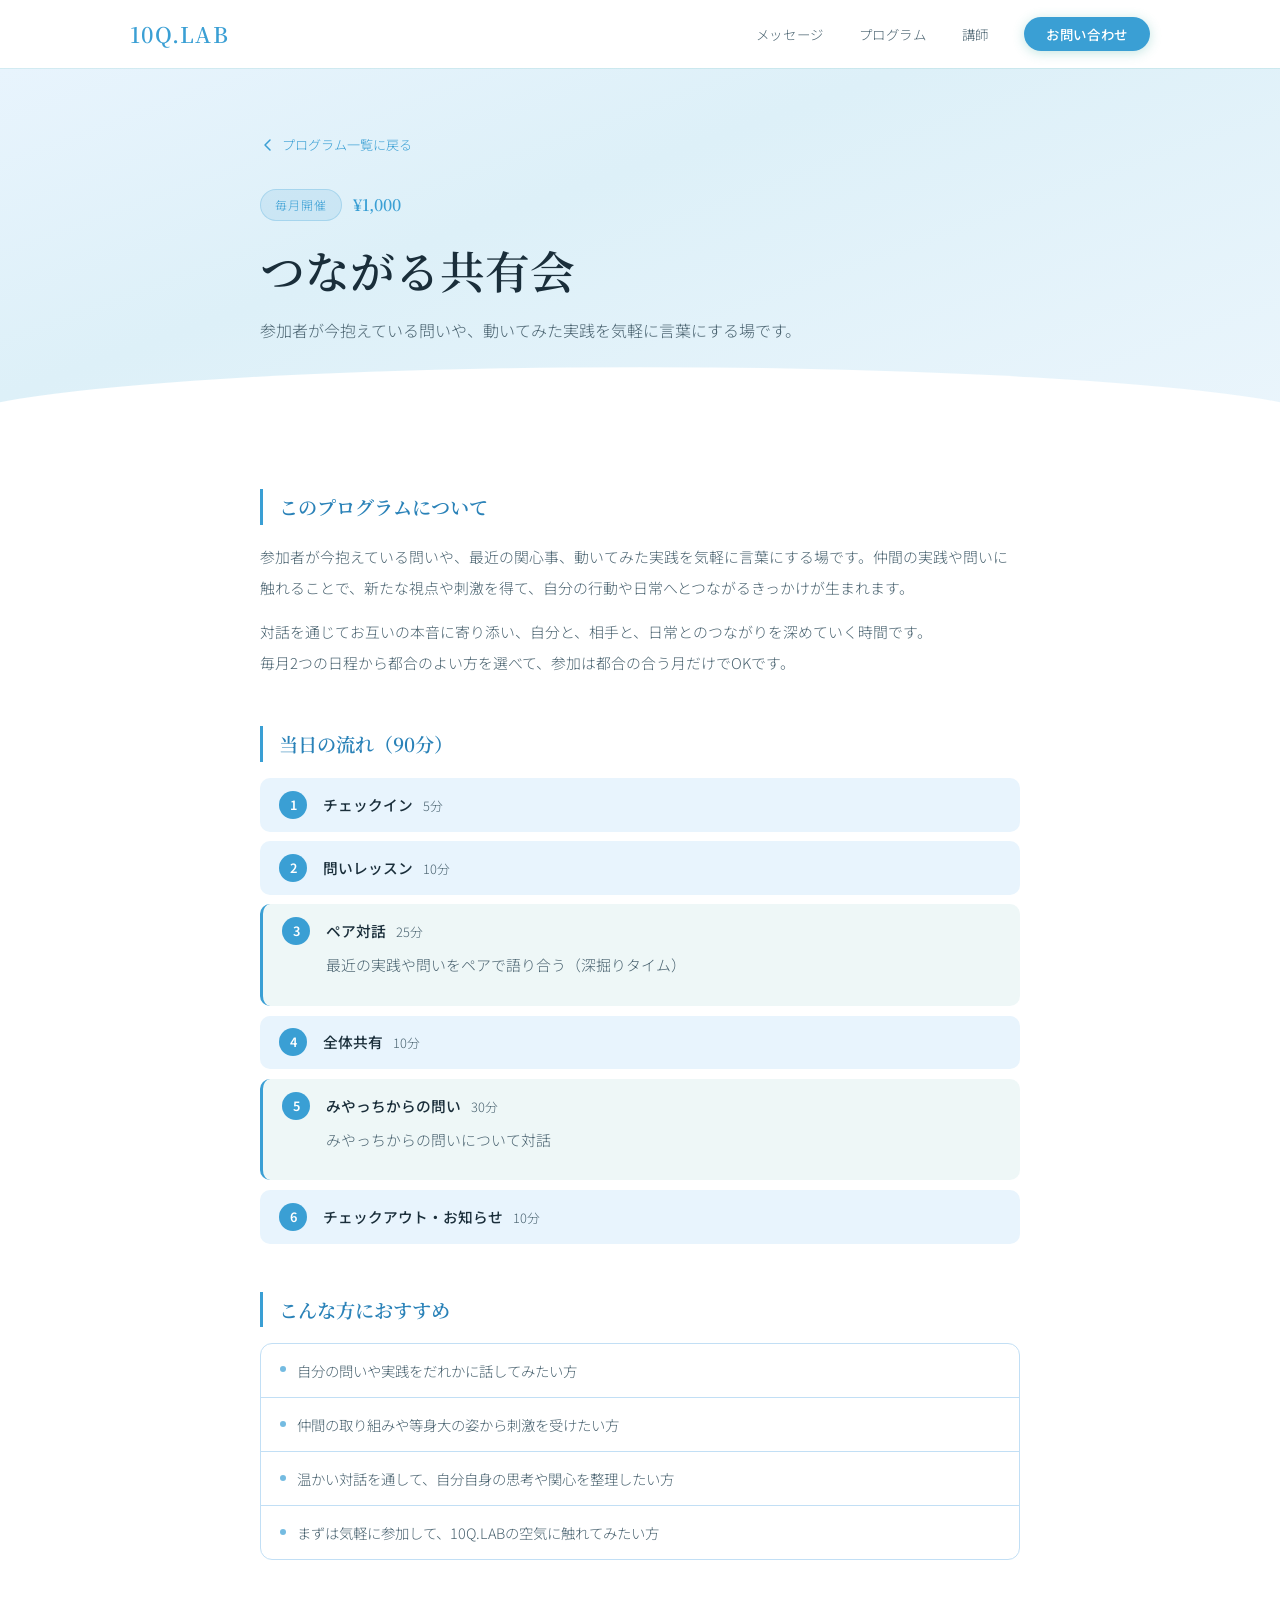
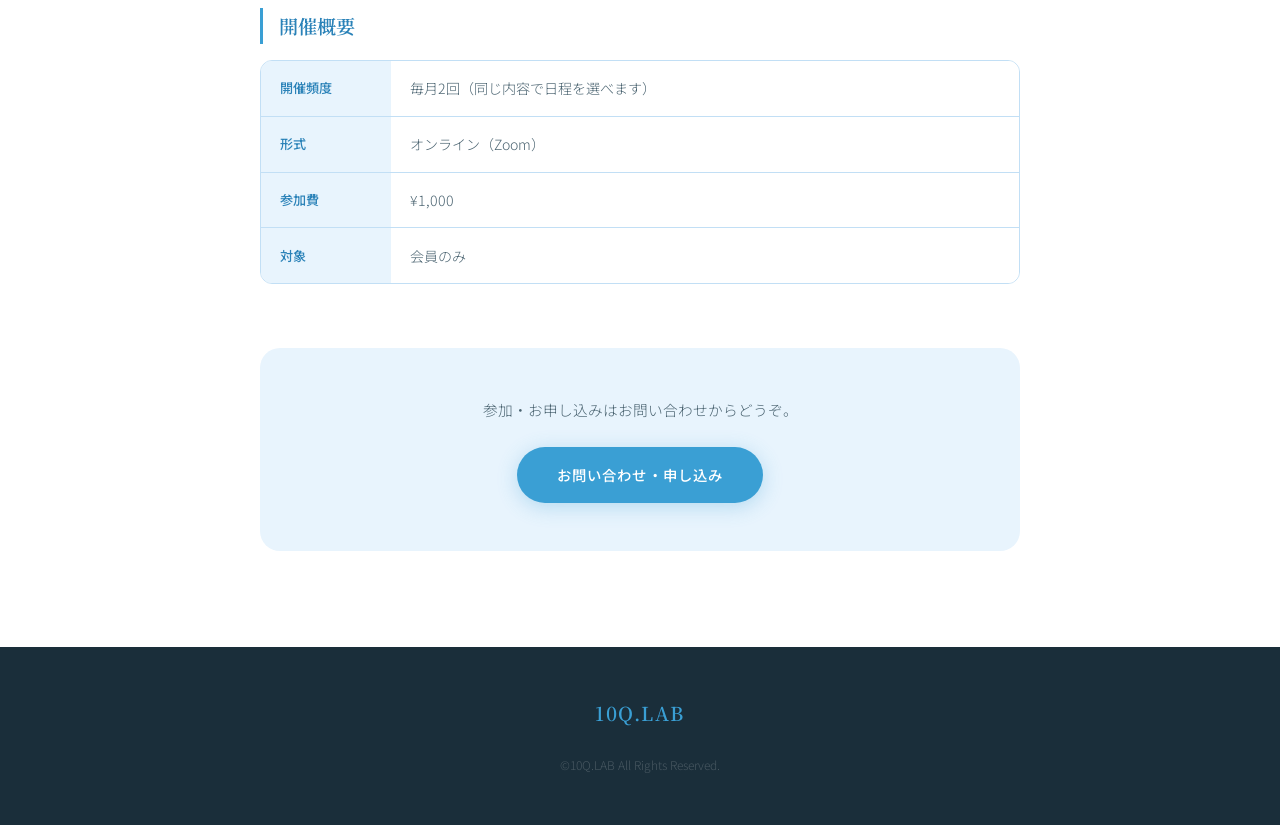
<file: program-sharing.html>
<!DOCTYPE html>
<html lang="ja">
<head>
  <meta charset="UTF-8" />
  <meta name="viewport" content="width=device-width, initial-scale=1.0" />
  <title>つながる共有会 | 10Q.LAB</title>
  <link rel="preconnect" href="https://fonts.googleapis.com" />
  <link rel="preconnect" href="https://fonts.gstatic.com" crossorigin />
  <link href="https://fonts.googleapis.com/css2?family=Noto+Serif+JP:wght@300;400;600&family=Noto+Sans+JP:wght@300;400;500&display=swap" rel="stylesheet" />
  <link rel="stylesheet" href="style.css" />
  <link rel="stylesheet" href="program.css" />
</head>
<body>

  <header class="header scrolled">
    <nav class="nav">
      <a href="index.html" class="nav-logo">10Q.LAB</a>
      <ul class="nav-links">
        <li><a href="index.html#message">メッセージ</a></li>
        <li><a href="index.html#program">プログラム</a></li>
        <li><a href="index.html#instructor">講師</a></li>
        <li><a href="index.html#contact" class="nav-cta">お問い合わせ</a></li>
      </ul>
    </nav>
  </header>

  <main class="prog-detail">

    <div class="prog-hero">
      <div class="prog-hero-inner">
        <a href="index.html#program" class="back-link">
          <svg width="16" height="16" viewBox="0 0 16 16" fill="none"><path d="M10 3L5 8l5 5" stroke="currentColor" stroke-width="1.5" stroke-linecap="round" stroke-linejoin="round"/></svg>
          プログラム一覧に戻る
        </a>
        <div class="prog-hero-meta">
          <span class="prog-freq-tag">毎月開催</span>
          <span class="prog-price-tag">¥1,000</span>
        </div>
        <h1>つながる共有会</h1>
        <p class="prog-hero-lead">参加者が今抱えている問いや、動いてみた実践を気軽に言葉にする場です。</p>
      </div>
    </div>

    <div class="prog-content">
      <div class="prog-content-inner">

        <section class="prog-section">
          <h2>このプログラムについて</h2>
          <p>参加者が今抱えている問いや、最近の関心事、動いてみた実践を気軽に言葉にする場です。仲間の実践や問いに触れることで、新たな視点や刺激を得て、自分の行動や日常へとつながるきっかけが生まれます。</p>
          <p>対話を通じてお互いの本音に寄り添い、自分と、相手と、日常とのつながりを深めていく時間です。<br />毎月2つの日程から都合のよい方を選べて、参加は都合の合う月だけでOKです。</p>
        </section>

        <section class="prog-section">
          <h2>当日の流れ（90分）</h2>
          <div class="sharing-flow">
            <div class="sharing-step">
              <span class="sharing-step-num">1</span>
              <div class="sharing-step-body">
                <span class="sharing-step-title">チェックイン</span>
                <span class="sharing-step-time">5分</span>
              </div>
            </div>
            <div class="sharing-step">
              <span class="sharing-step-num">2</span>
              <div class="sharing-step-body">
                <span class="sharing-step-title">問いレッスン</span>
                <span class="sharing-step-time">10分</span>
              </div>
            </div>
            <div class="sharing-step sharing-step-highlight">
              <span class="sharing-step-num">3</span>
              <div class="sharing-step-body">
                <span class="sharing-step-title">ペア対話</span>
                <span class="sharing-step-time">25分</span>
                <p class="sharing-step-note">最近の実践や問いをペアで語り合う（深掘りタイム）</p>
              </div>
            </div>
            <div class="sharing-step">
              <span class="sharing-step-num">4</span>
              <div class="sharing-step-body">
                <span class="sharing-step-title">全体共有</span>
                <span class="sharing-step-time">10分</span>
              </div>
            </div>
            <div class="sharing-step sharing-step-highlight">
              <span class="sharing-step-num">5</span>
              <div class="sharing-step-body">
                <span class="sharing-step-title">みやっちからの問い</span>
                <span class="sharing-step-time">30分</span>
                <p class="sharing-step-note">みやっちからの問いについて対話</p>
              </div>
            </div>
            <div class="sharing-step">
              <span class="sharing-step-num">6</span>
              <div class="sharing-step-body">
                <span class="sharing-step-title">チェックアウト・お知らせ</span>
                <span class="sharing-step-time">10分</span>
              </div>
            </div>
          </div>
        </section>

        <section class="prog-section">
          <h2>こんな方におすすめ</h2>
          <ul class="prog-list">
            <li>自分の問いや実践をだれかに話してみたい方</li>
            <li>仲間の取り組みや等身大の姿から刺激を受けたい方</li>
            <li>温かい対話を通して、自分自身の思考や関心を整理したい方</li>
            <li>まずは気軽に参加して、10Q.LABの空気に触れてみたい方</li>
          </ul>
        </section>

        <section class="prog-section">
          <h2>開催概要</h2>
          <div class="prog-table">
            <div class="prog-row">
              <span class="prog-th">開催頻度</span>
              <span class="prog-td">毎月2回（同じ内容で日程を選べます）</span>
            </div>
            <div class="prog-row">
              <span class="prog-th">形式</span>
              <span class="prog-td">オンライン（Zoom）</span>
            </div>
            <div class="prog-row">
              <span class="prog-th">参加費</span>
              <span class="prog-td">¥1,000</span>
            </div>
            <div class="prog-row">
              <span class="prog-th">対象</span>
              <span class="prog-td">会員のみ</span>
            </div>
          </div>
        </section>

        <div class="prog-cta-block">
          <p>参加・お申し込みはお問い合わせからどうぞ。</p>
          <a href="index.html#contact" class="prog-cta-btn">お問い合わせ・申し込み</a>
        </div>

      </div>
    </div>
  </main>

  <footer class="footer">
    <div class="footer-inner">
      <a href="index.html" class="footer-logo">10Q.LAB</a>
      <p class="footer-copy">©10Q.LAB All Rights Reserved.</p>
    </div>
  </footer>

</body>
</html>
</file>
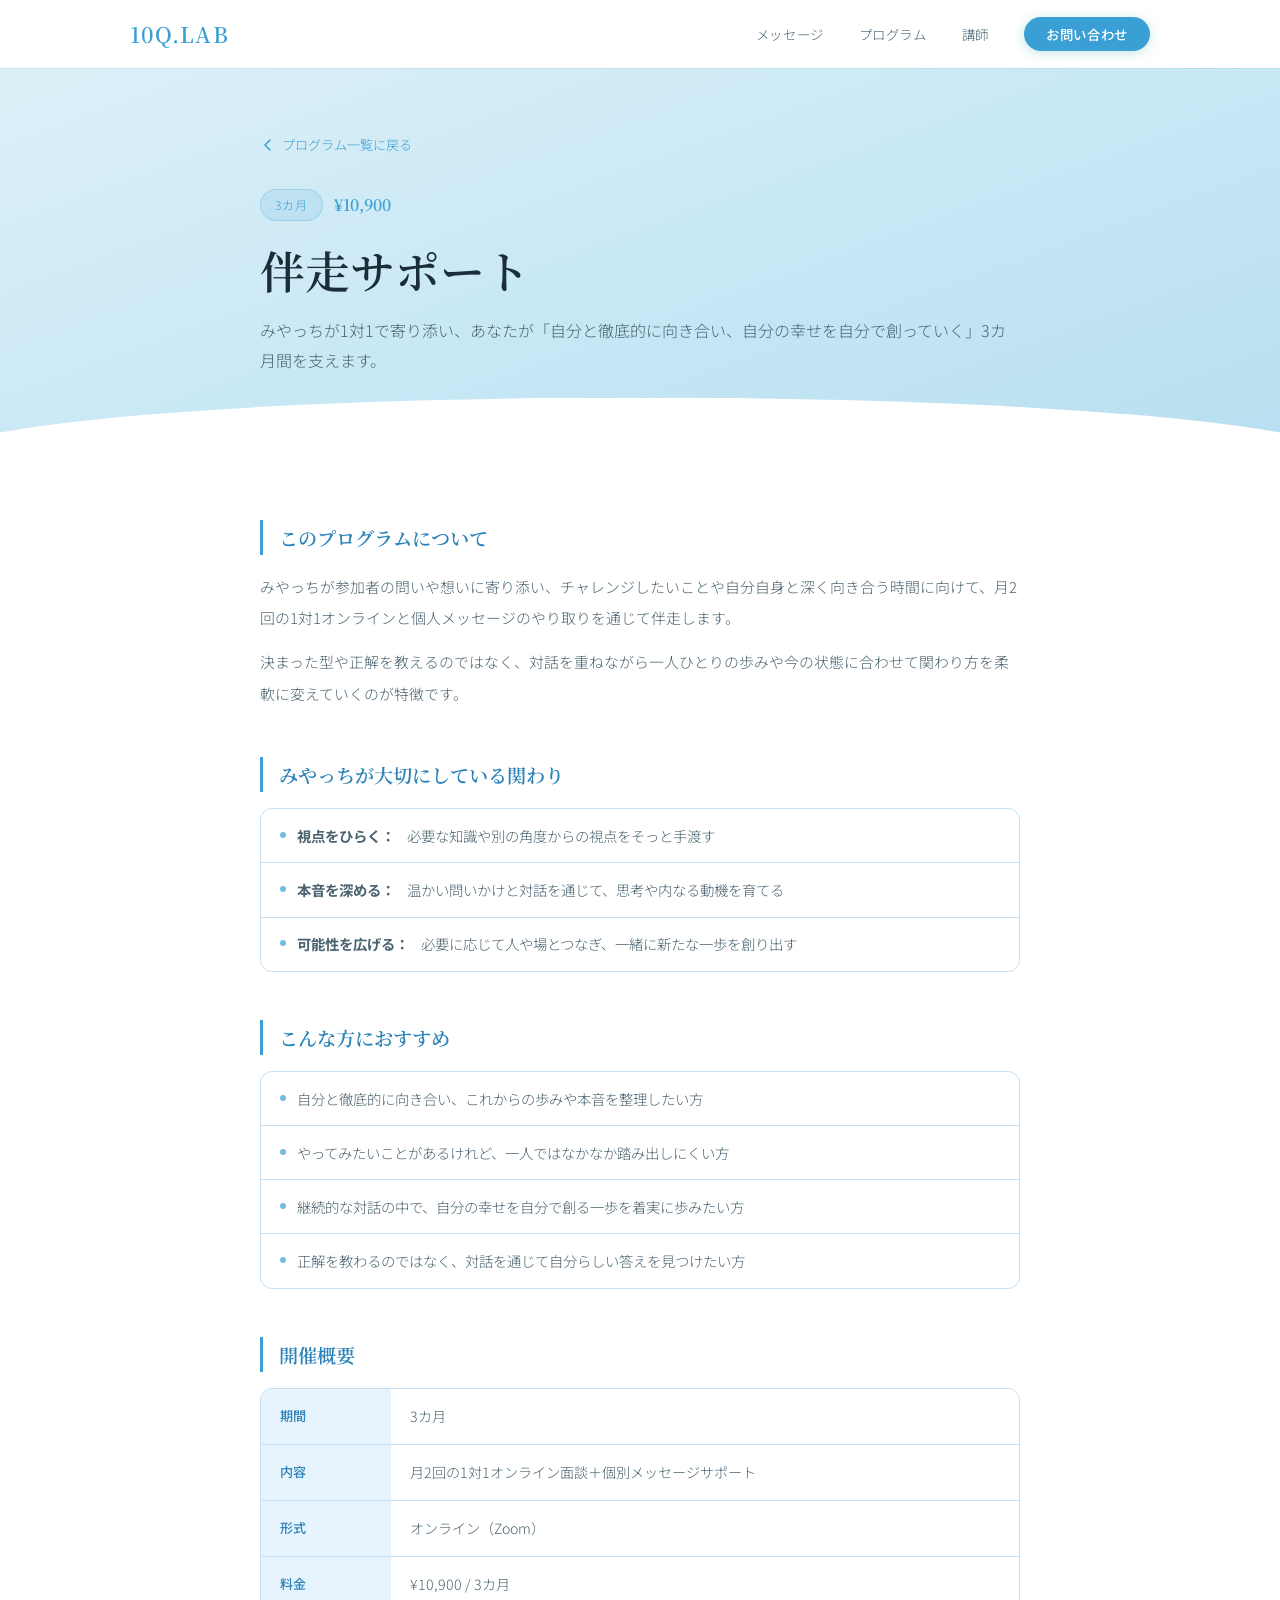
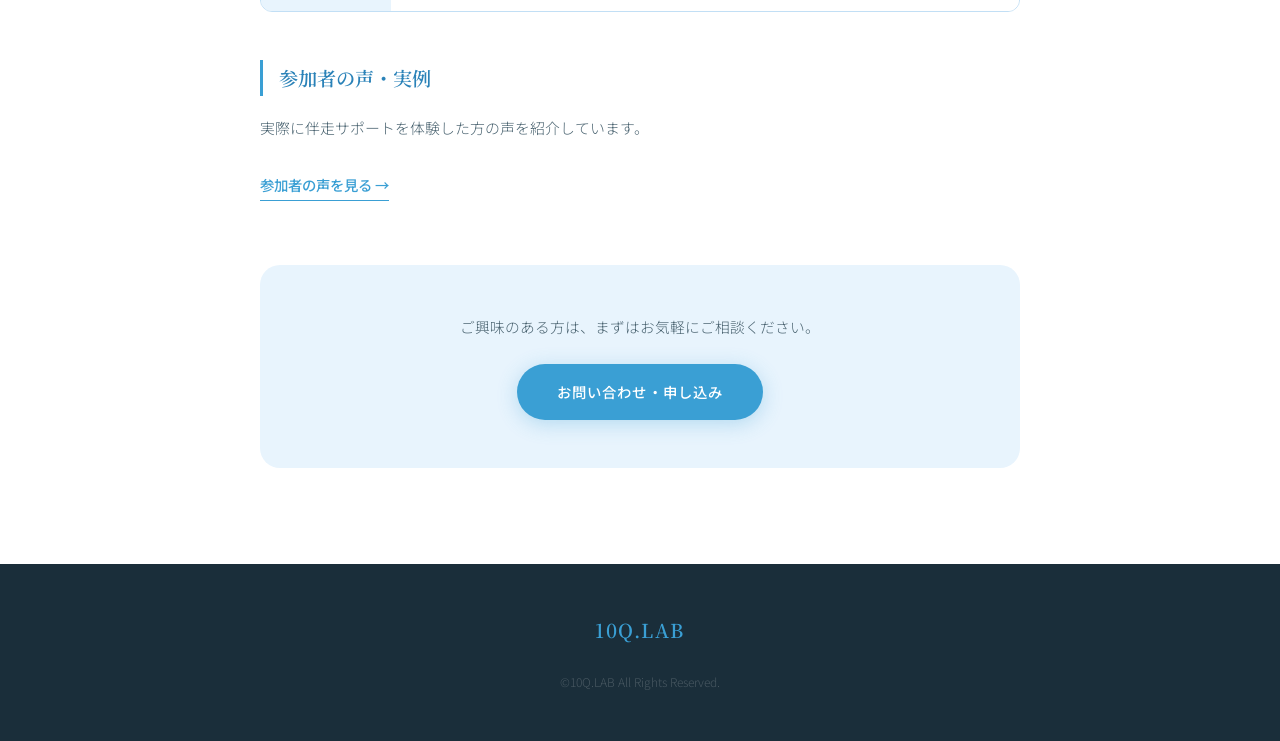
<file: program-support.html>
<!DOCTYPE html>
<html lang="ja">
<head>
  <meta charset="UTF-8" />
  <meta name="viewport" content="width=device-width, initial-scale=1.0" />
  <title>伴走サポート | 10Q.LAB</title>
  <link rel="preconnect" href="https://fonts.googleapis.com" />
  <link rel="preconnect" href="https://fonts.gstatic.com" crossorigin />
  <link href="https://fonts.googleapis.com/css2?family=Noto+Serif+JP:wght@300;400;600&family=Noto+Sans+JP:wght@300;400;500&display=swap" rel="stylesheet" />
  <link rel="stylesheet" href="style.css" />
  <link rel="stylesheet" href="program.css" />
  <link rel="stylesheet" href="voices.css" />
</head>
<body>

  <header class="header scrolled">
    <nav class="nav">
      <a href="index.html" class="nav-logo">10Q.LAB</a>
      <ul class="nav-links">
        <li><a href="index.html#message">メッセージ</a></li>
        <li><a href="index.html#program">プログラム</a></li>
        <li><a href="index.html#instructor">講師</a></li>
        <li><a href="index.html#contact" class="nav-cta">お問い合わせ</a></li>
      </ul>
    </nav>
  </header>

  <main class="prog-detail">

    <div class="prog-hero prog-hero-featured">
      <div class="prog-hero-inner">
        <a href="index.html#program" class="back-link">
          <svg width="16" height="16" viewBox="0 0 16 16" fill="none"><path d="M10 3L5 8l5 5" stroke="currentColor" stroke-width="1.5" stroke-linecap="round" stroke-linejoin="round"/></svg>
          プログラム一覧に戻る
        </a>
        <div class="prog-hero-meta">
          <span class="prog-freq-tag">3カ月</span>
          <span class="prog-price-tag">¥10,900</span>
        </div>
        <h1>伴走サポート</h1>
        <p class="prog-hero-lead">みやっちが1対1で寄り添い、あなたが「自分と徹底的に向き合い、自分の幸せを自分で創っていく」3カ月間を支えます。</p>
      </div>
    </div>

    <div class="prog-content">
      <div class="prog-content-inner">

        <section class="prog-section">
          <h2>このプログラムについて</h2>
          <p>みやっちが参加者の問いや想いに寄り添い、チャレンジしたいことや自分自身と深く向き合う時間に向けて、月2回の1対1オンラインと個人メッセージのやり取りを通じて伴走します。</p>
          <p>決まった型や正解を教えるのではなく、対話を重ねながら一人ひとりの歩みや今の状態に合わせて関わり方を柔軟に変えていくのが特徴です。</p>
        </section>

        <section class="prog-section">
          <h2>みやっちが大切にしている関わり</h2>
          <ul class="prog-list">
            <li><strong>視点をひらく：</strong>必要な知識や別の角度からの視点をそっと手渡す</li>
            <li><strong>本音を深める：</strong>温かい問いかけと対話を通じて、思考や内なる動機を育てる</li>
            <li><strong>可能性を広げる：</strong>必要に応じて人や場とつなぎ、一緒に新たな一歩を創り出す</li>
          </ul>
        </section>

        <section class="prog-section">
          <h2>こんな方におすすめ</h2>
          <ul class="prog-list">
            <li>自分と徹底的に向き合い、これからの歩みや本音を整理したい方</li>
            <li>やってみたいことがあるけれど、一人ではなかなか踏み出しにくい方</li>
            <li>継続的な対話の中で、自分の幸せを自分で創る一歩を着実に歩みたい方</li>
            <li>正解を教わるのではなく、対話を通じて自分らしい答えを見つけたい方</li>
          </ul>
        </section>

        <section class="prog-section">
          <h2>開催概要</h2>
          <div class="prog-table">
            <div class="prog-row">
              <span class="prog-th">期間</span>
              <span class="prog-td">3カ月</span>
            </div>
            <div class="prog-row">
              <span class="prog-th">内容</span>
              <span class="prog-td">月2回の1対1オンライン面談＋個別メッセージサポート</span>
            </div>
            <div class="prog-row">
              <span class="prog-th">形式</span>
              <span class="prog-td">オンライン（Zoom）</span>
            </div>
            <div class="prog-row">
              <span class="prog-th">料金</span>
              <span class="prog-td">¥10,900 / 3カ月</span>
            </div>
          </div>
        </section>

        <section class="prog-section">
          <h2>参加者の声・実例</h2>
          <p>実際に伴走サポートを体験した方の声を紹介しています。</p>
          <a href="voices.html" class="voice-link-btn">参加者の声を見る →</a>
        </section>

        <div class="prog-cta-block">
          <p>ご興味のある方は、まずはお気軽にご相談ください。</p>
          <a href="index.html#contact" class="prog-cta-btn">お問い合わせ・申し込み</a>
        </div>

      </div>
    </div>
  </main>

  <footer class="footer">
    <div class="footer-inner">
      <a href="index.html" class="footer-logo">10Q.LAB</a>
      <p class="footer-copy">©10Q.LAB All Rights Reserved.</p>
    </div>
  </footer>

</body>
</html>
</file>
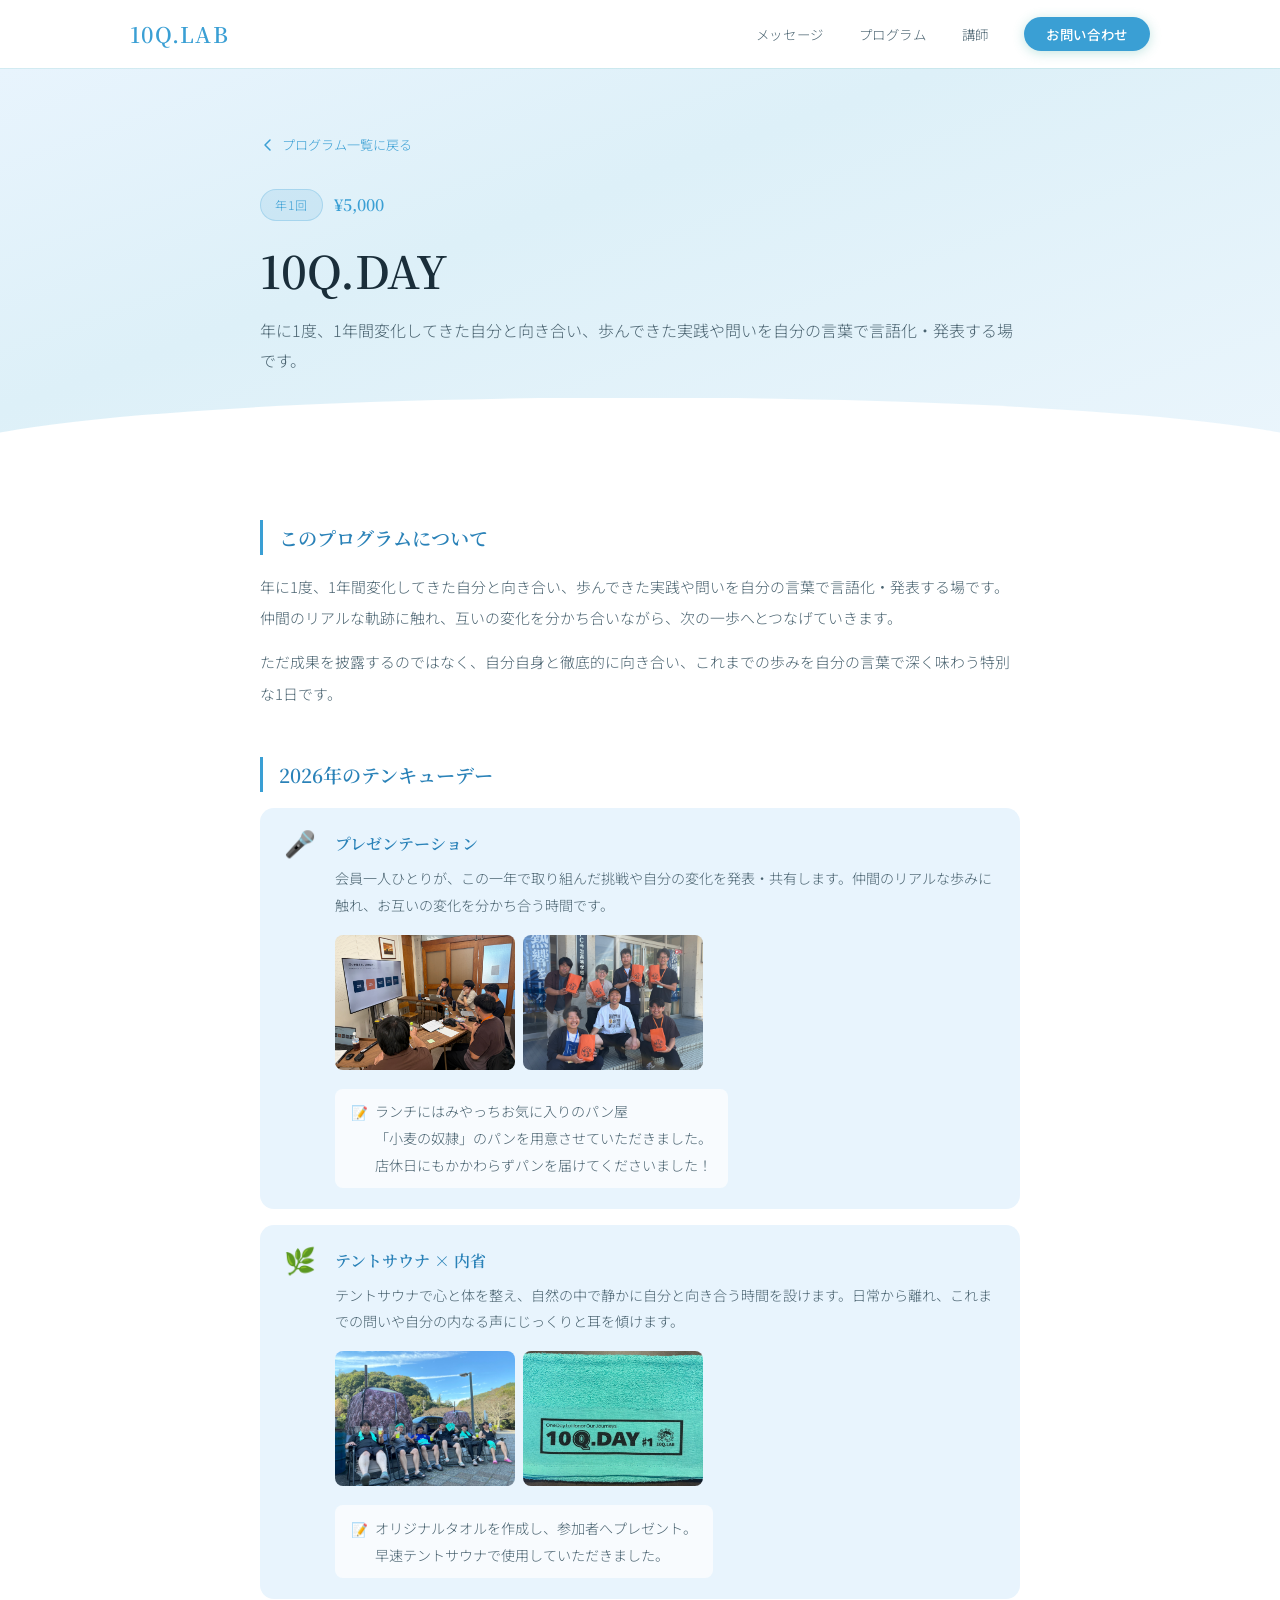
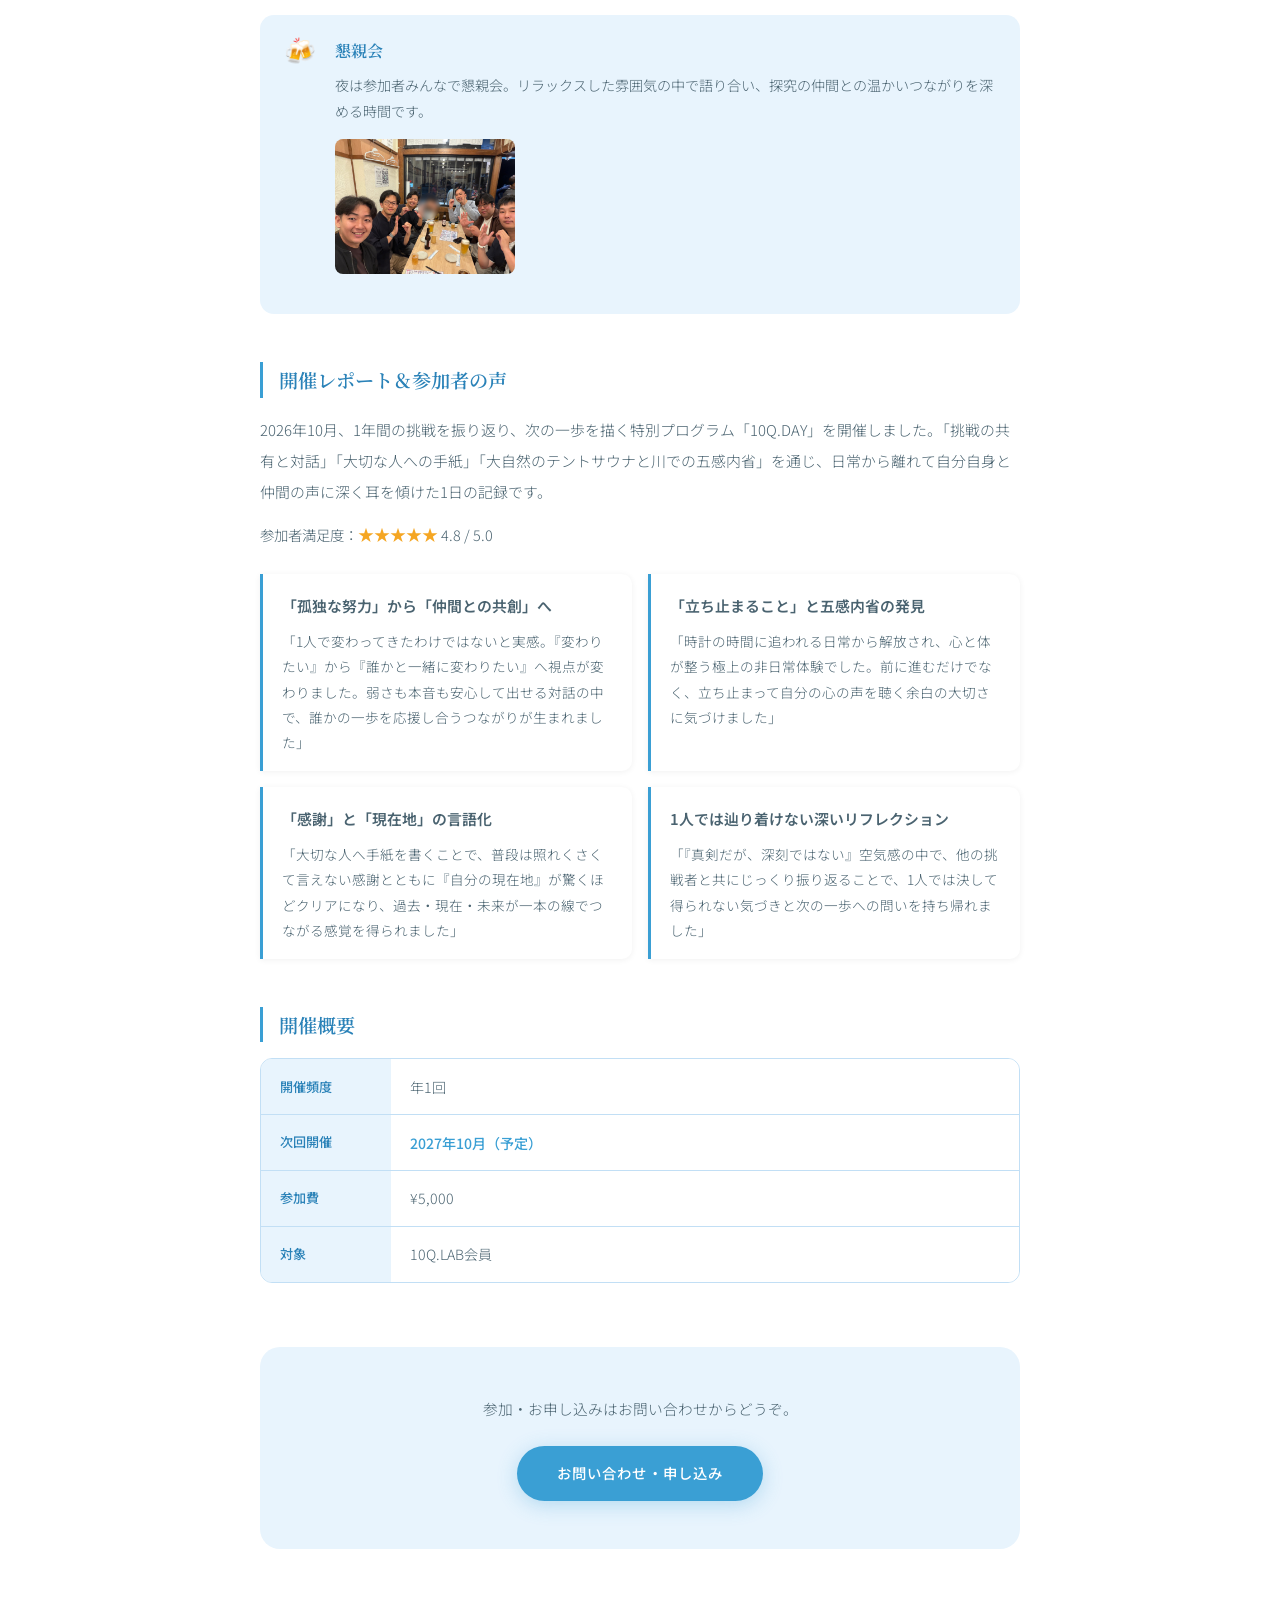
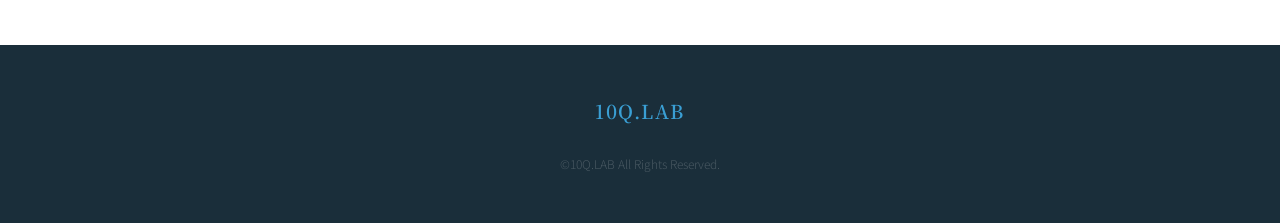
<file: program-tenqday.html>
<!DOCTYPE html>
<html lang="ja">
<head>
  <meta charset="UTF-8" />
  <meta name="viewport" content="width=device-width, initial-scale=1.0" />
  <title>テンキューデー | 10Q.LAB</title>
  <link rel="preconnect" href="https://fonts.googleapis.com" />
  <link rel="preconnect" href="https://fonts.gstatic.com" crossorigin />
  <link href="https://fonts.googleapis.com/css2?family=Noto+Serif+JP:wght@300;400;600&family=Noto+Sans+JP:wght@300;400;500&display=swap" rel="stylesheet" />
  <link rel="stylesheet" href="style.css" />
  <link rel="stylesheet" href="program.css" />
</head>
<body>

  <header class="header scrolled">
    <nav class="nav">
      <a href="index.html" class="nav-logo">10Q.LAB</a>
      <ul class="nav-links">
        <li><a href="index.html#message">メッセージ</a></li>
        <li><a href="index.html#program">プログラム</a></li>
        <li><a href="index.html#instructor">講師</a></li>
        <li><a href="index.html#contact" class="nav-cta">お問い合わせ</a></li>
      </ul>
    </nav>
  </header>

  <main class="prog-detail">

    <div class="prog-hero">
      <div class="prog-hero-inner">
        <a href="index.html#program" class="back-link">
          <svg width="16" height="16" viewBox="0 0 16 16" fill="none"><path d="M10 3L5 8l5 5" stroke="currentColor" stroke-width="1.5" stroke-linecap="round" stroke-linejoin="round"/></svg>
          プログラム一覧に戻る
        </a>
        <div class="prog-hero-meta">
          <span class="prog-freq-tag">年1回</span>
          <span class="prog-price-tag">¥5,000</span>
        </div>
        <h1>10Q.DAY</h1>
        <p class="prog-hero-lead">年に1度、1年間変化してきた自分と向き合い、歩んできた実践や問いを自分の言葉で言語化・発表する場です。</p>
      </div>
    </div>

    <div class="prog-content">
      <div class="prog-content-inner">

        <section class="prog-section">
          <h2>このプログラムについて</h2>
          <p>年に1度、1年間変化してきた自分と向き合い、歩んできた実践や問いを自分の言葉で言語化・発表する場です。仲間のリアルな軌跡に触れ、互いの変化を分かち合いながら、次の一歩へとつなげていきます。</p>
          <p>ただ成果を披露するのではなく、自分自身と徹底的に向き合い、これまでの歩みを自分の言葉で深く味わう特別な1日です。</p>
        </section>

        <section class="prog-section">
          <h2>2026年のテンキューデー</h2>
          <div class="tenq-program-list">
            <div class="tenq-program-item">
              <span class="tenq-icon">🎤</span>
              <div>
                <h3>プレゼンテーション</h3>
                <p>会員一人ひとりが、この一年で取り組んだ挑戦や自分の変化を発表・共有します。仲間のリアルな歩みに触れ、お互いの変化を分かち合う時間です。</p>
                <div class="tenq-photos-row">
                  <div class="tenq-photos">
                    <img src="10qday01.jpg" alt="プレゼンテーションの様子" />
                    <img src="10qday02.jpg" alt="プレゼンテーションの様子" />
                  </div>
                  <p class="tenq-photo-note">ランチにはみやっちお気に入りのパン屋<br>「小麦の奴隷」のパンを用意させていただきました。<br>店休日にもかかわらずパンを届けてくださいました！</p>
                </div>
              </div>
            </div>
            <div class="tenq-program-item">
              <span class="tenq-icon">🌿</span>
              <div>
                <h3>テントサウナ × 内省</h3>
                <p>テントサウナで心と体を整え、自然の中で静かに自分と向き合う時間を設けます。日常から離れ、これまでの問いや自分の内なる声にじっくりと耳を傾けます。</p>
                <div class="tenq-photos-row">
                  <div class="tenq-photos">
                    <img src="10qday03.jpg" alt="テントサウナの様子" />
                    <img src="10qday05.jpg" alt="テントサウナの様子" />
                  </div>
                  <p class="tenq-photo-note">オリジナルタオルを作成し、参加者へプレゼント。<br>早速テントサウナで使用していただきました。</p>
                </div>
              </div>
            </div>
            <div class="tenq-program-item">
              <span class="tenq-icon">🍻</span>
              <div>
                <h3>懇親会</h3>
                <p>夜は参加者みんなで懇親会。リラックスした雰囲気の中で語り合い、探究の仲間との温かいつながりを深める時間です。</p>
                <div class="tenq-photos">
                  <img src="10qday04.jpg" alt="懇親会の様子" />
                </div>
              </div>
            </div>
          </div>
        </section>

        <section class="prog-section tenqday-report">
          <h2>開催レポート＆参加者の声</h2>
          <p class="tenqday-report-lead">2026年10月、1年間の挑戦を振り返り、次の一歩を描く特別プログラム「10Q.DAY」を開催しました。「挑戦の共有と対話」「大切な人への手紙」「大自然のテントサウナと川での五感内省」を通じ、日常から離れて自分自身と仲間の声に深く耳を傾けた1日の記録です。</p>
          <div class="tenqday-rating">参加者満足度：<span>★★★★★</span> 4.8 / 5.0</div>
          <div class="tenqday-voices">
            <div class="tenqday-voice">
              <p class="tenqday-voice-title">「孤独な努力」から「仲間との共創」へ</p>
              <p>「1人で変わってきたわけではないと実感。『変わりたい』から『誰かと一緒に変わりたい』へ視点が変わりました。弱さも本音も安心して出せる対話の中で、誰かの一歩を応援し合うつながりが生まれました」</p>
            </div>
            <div class="tenqday-voice">
              <p class="tenqday-voice-title">「立ち止まること」と五感内省の発見</p>
              <p>「時計の時間に追われる日常から解放され、心と体が整う極上の非日常体験でした。前に進むだけでなく、立ち止まって自分の心の声を聴く余白の大切さに気づけました」</p>
            </div>
            <div class="tenqday-voice">
              <p class="tenqday-voice-title">「感謝」と「現在地」の言語化</p>
              <p>「大切な人へ手紙を書くことで、普段は照れくさくて言えない感謝とともに『自分の現在地』が驚くほどクリアになり、過去・現在・未来が一本の線でつながる感覚を得られました」</p>
            </div>
            <div class="tenqday-voice">
              <p class="tenqday-voice-title">1人では辿り着けない深いリフレクション</p>
              <p>「『真剣だが、深刻ではない』空気感の中で、他の挑戦者と共にじっくり振り返ることで、1人では決して得られない気づきと次の一歩への問いを持ち帰れました」</p>
            </div>
          </div>
        </section>

        <section class="prog-section">
          <h2>開催概要</h2>
          <div class="prog-table">
            <div class="prog-row">
              <span class="prog-th">開催頻度</span>
              <span class="prog-td">年1回</span>
            </div>
            <div class="prog-row">
              <span class="prog-th">次回開催</span>
              <span class="prog-td next-date">2027年10月（予定）</span>
            </div>
            <div class="prog-row">
              <span class="prog-th">参加費</span>
              <span class="prog-td">¥5,000</span>
            </div>
            <div class="prog-row">
              <span class="prog-th">対象</span>
              <span class="prog-td">10Q.LAB会員</span>
            </div>
          </div>
        </section>

        <div class="prog-cta-block">
          <p>参加・お申し込みはお問い合わせからどうぞ。</p>
          <a href="index.html#contact" class="prog-cta-btn">お問い合わせ・申し込み</a>
        </div>

      </div>
    </div>
  </main>

  <script>
    document.querySelectorAll('img').forEach(img => {
      img.addEventListener('contextmenu', e => e.preventDefault());
      img.addEventListener('dragstart', e => e.preventDefault());
    });
  </script>

  <footer class="footer">
    <div class="footer-inner">
      <a href="index.html" class="footer-logo">10Q.LAB</a>
      <p class="footer-copy">©10Q.LAB All Rights Reserved.</p>
    </div>
  </footer>

</body>
</html>
</file>
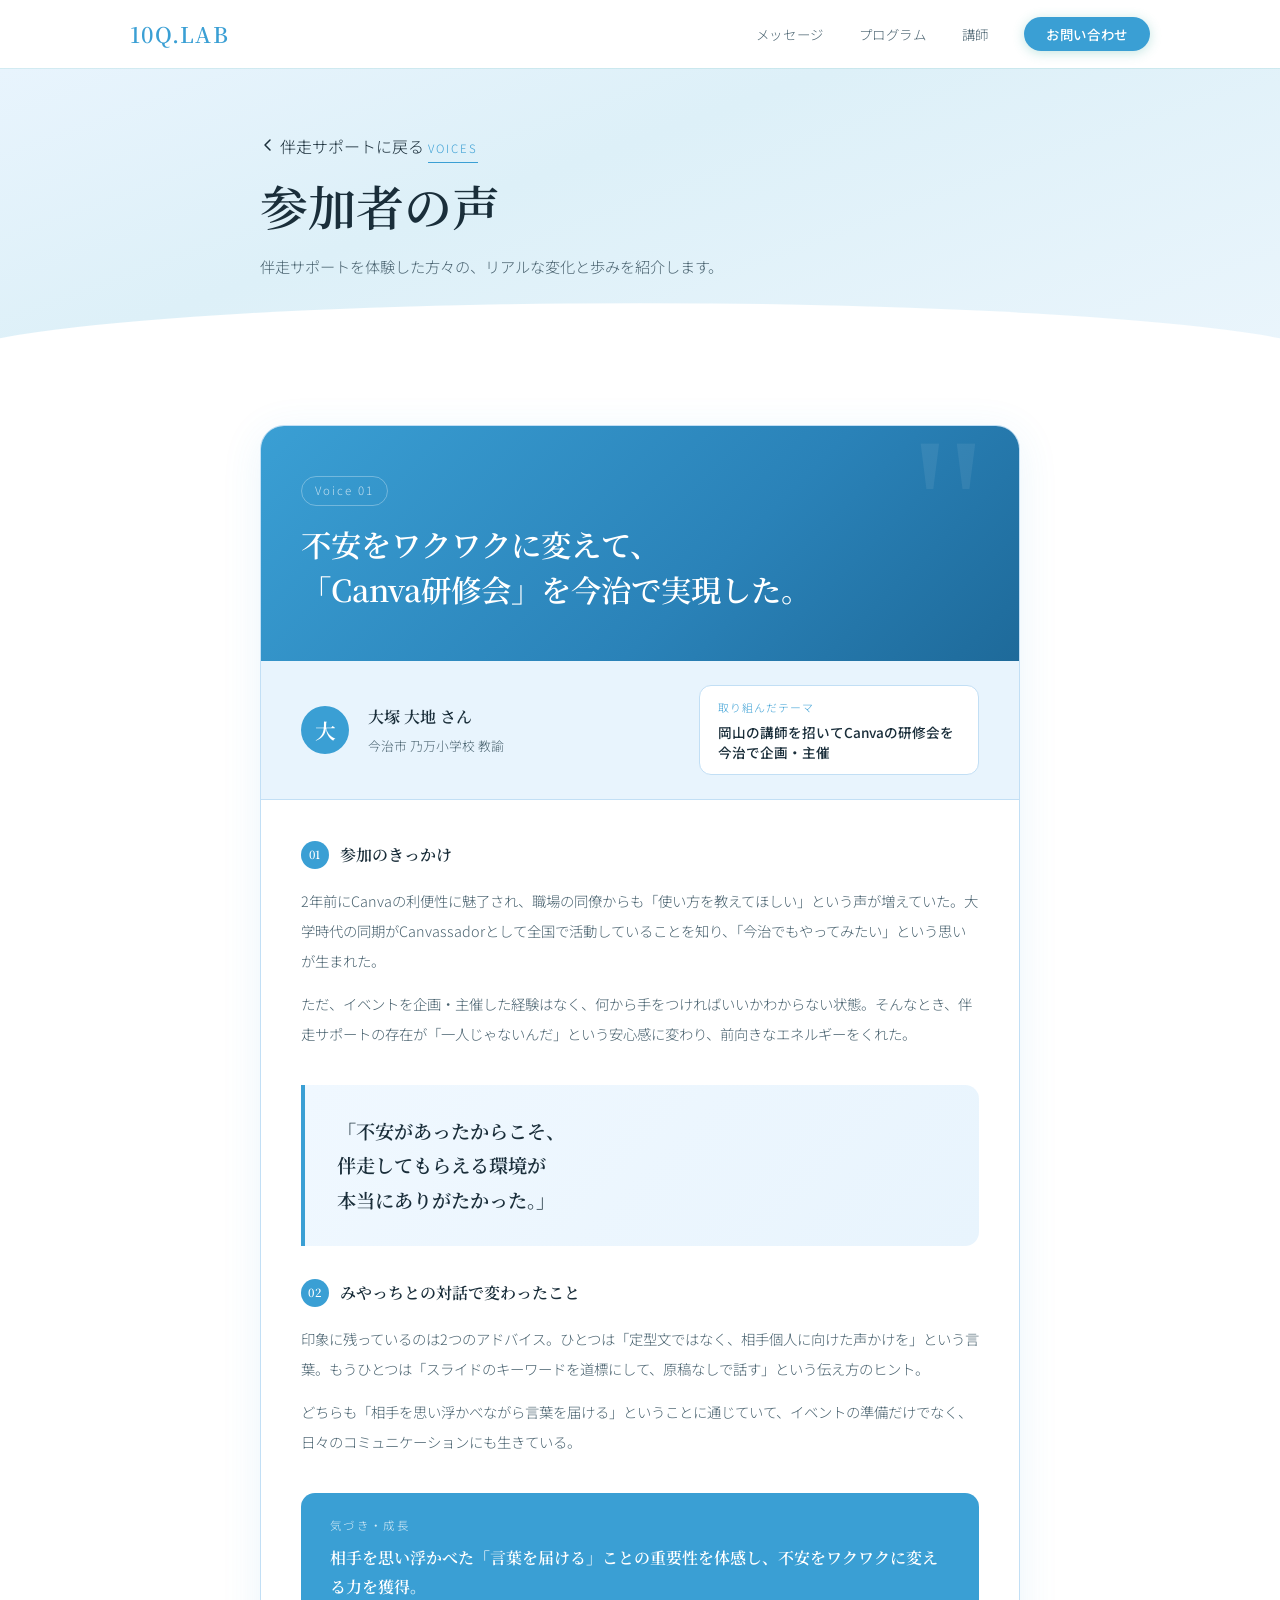
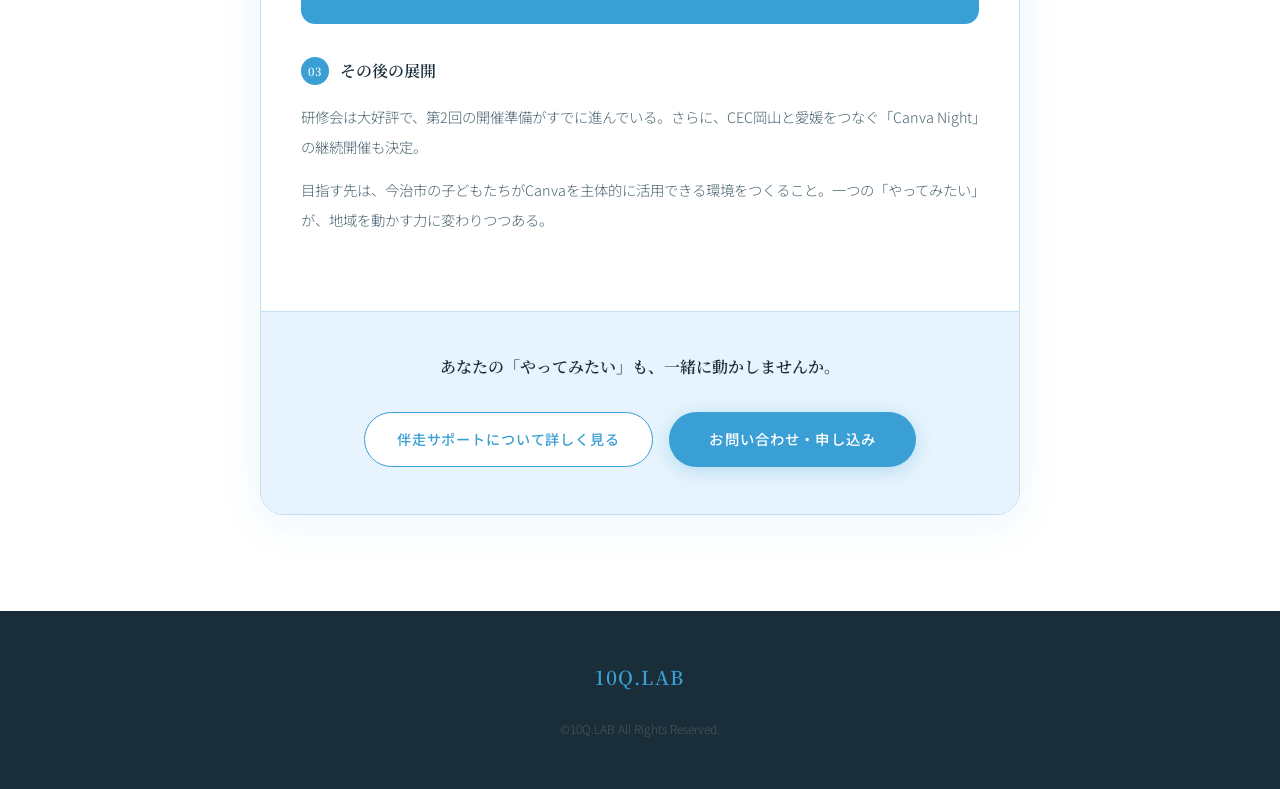
<file: voices.html>
<!DOCTYPE html>
<html lang="ja">
<head>
  <meta charset="UTF-8" />
  <meta name="viewport" content="width=device-width, initial-scale=1.0" />
  <title>参加者の声 | 10Q.LAB</title>
  <link rel="preconnect" href="https://fonts.googleapis.com" />
  <link rel="preconnect" href="https://fonts.gstatic.com" crossorigin />
  <link href="https://fonts.googleapis.com/css2?family=Noto+Serif+JP:wght@300;400;600&family=Noto+Sans+JP:wght@300;400;500&display=swap" rel="stylesheet" />
  <link rel="stylesheet" href="style.css" />
  <link rel="stylesheet" href="voices.css" />
</head>
<body>

  <header class="header scrolled">
    <nav class="nav">
      <a href="index.html" class="nav-logo">10Q.LAB</a>
      <ul class="nav-links">
        <li><a href="index.html#message">メッセージ</a></li>
        <li><a href="index.html#program">プログラム</a></li>
        <li><a href="index.html#instructor">講師</a></li>
        <li><a href="index.html#contact" class="nav-cta">お問い合わせ</a></li>
      </ul>
    </nav>
  </header>

  <main class="voices-page">

    <!-- ヒーロー -->
    <div class="voices-hero">
      <div class="voices-hero-inner">
        <a href="program-support.html" class="back-link">
          <svg width="16" height="16" viewBox="0 0 16 16" fill="none"><path d="M10 3L5 8l5 5" stroke="currentColor" stroke-width="1.5" stroke-linecap="round" stroke-linejoin="round"/></svg>
          伴走サポートに戻る
        </a>
        <span class="voices-tag">VOICES</span>
        <h1>参加者の声</h1>
        <p class="voices-lead">伴走サポートを体験した方々の、リアルな変化と歩みを紹介します。</p>
      </div>
    </div>

    <!-- ストーリーカード -->
    <div class="voices-content">
      <div class="voices-inner">

        <article class="story-card">

          <!-- キービジュアルエリア -->
          <div class="story-kv">
            <div class="story-kv-text">
              <span class="story-num">Voice 01</span>
              <h2 class="story-title">不安をワクワクに変えて、<br />「Canva研修会」を今治で実現した。</h2>
            </div>
          </div>

          <!-- プロフィール -->
          <div class="story-profile">
            <div class="story-profile-inner">
              <div class="profile-avatar">大</div>
              <div class="profile-info">
                <p class="profile-name">大塚 大地 さん</p>
                <p class="profile-role">今治市 乃万小学校 教諭</p>
              </div>
              <div class="story-theme-badge">
                <span class="theme-label">取り組んだテーマ</span>
                <p class="theme-text">岡山の講師を招いてCanvaの研修会を今治で企画・主催</p>
              </div>
            </div>
          </div>

          <!-- ストーリー本文 -->
          <div class="story-body">

            <div class="story-section">
              <h3><span class="story-step">01</span>参加のきっかけ</h3>
              <p>2年前にCanvaの利便性に魅了され、職場の同僚からも「使い方を教えてほしい」という声が増えていた。大学時代の同期がCanvassadorとして全国で活動していることを知り、「今治でもやってみたい」という思いが生まれた。</p>
              <p>ただ、イベントを企画・主催した経験はなく、何から手をつければいいかわからない状態。そんなとき、伴走サポートの存在が「一人じゃないんだ」という安心感に変わり、前向きなエネルギーをくれた。</p>
            </div>

            <blockquote class="story-quote">
              「不安があったからこそ、<br />伴走してもらえる環境が<br />本当にありがたかった。」
            </blockquote>

            <div class="story-section">
              <h3><span class="story-step">02</span>みやっちとの対話で変わったこと</h3>
              <p>印象に残っているのは2つのアドバイス。ひとつは「定型文ではなく、相手個人に向けた声かけを」という言葉。もうひとつは「スライドのキーワードを道標にして、原稿なしで話す」という伝え方のヒント。</p>
              <p>どちらも「相手を思い浮かべながら言葉を届ける」ということに通じていて、イベントの準備だけでなく、日々のコミュニケーションにも生きている。</p>
            </div>

            <div class="story-result">
              <span class="result-label">気づき・成長</span>
              <p>相手を思い浮かべた「言葉を届ける」ことの重要性を体感し、不安をワクワクに変える力を獲得。</p>
            </div>

            <div class="story-section">
              <h3><span class="story-step">03</span>その後の展開</h3>
              <p>研修会は大好評で、第2回の開催準備がすでに進んでいる。さらに、CEC岡山と愛媛をつなぐ「Canva Night」の継続開催も決定。</p>
              <p>目指す先は、今治市の子どもたちがCanvaを主体的に活用できる環境をつくること。一つの「やってみたい」が、地域を動かす力に変わりつつある。</p>
            </div>

          </div>

          <!-- CTA -->
          <div class="story-cta">
            <p>あなたの「やってみたい」も、一緒に動かしませんか。</p>
            <a href="program-support.html" class="story-cta-sub">伴走サポートについて詳しく見る</a>
            <a href="index.html#contact" class="story-cta-main">お問い合わせ・申し込み</a>
          </div>

        </article>

      </div>
    </div>

  </main>

  <footer class="footer">
    <div class="footer-inner">
      <a href="index.html" class="footer-logo">10Q.LAB</a>
      <p class="footer-copy">©10Q.LAB All Rights Reserved.</p>
    </div>
  </footer>

</body>
</html>
</file>
<file: style.css>
/* ===== BASE ===== */
*, *::before, *::after { box-sizing: border-box; margin: 0; padding: 0; }

:root {
  --sky:      #e8f4fd;
  --sky-mid:  #c2dff5;
  --sky-deep: #94c8ea;
  --mint:     #eaf5fc;
  --mint-mid: #b6d8f0;
  --teal:     #3a9fd4;
  --teal-d:   #2a82b8;
  --blue:     #4a9fd4;
  --blue-d:   #2e7fb8;
  --ink:      #1a2e3a;
  --mid:      #4a6370;
  --light:    #7a9aaa;
  --white:    #ffffff;
  --offwhite: #f5fafd;

  --font-serif: 'Noto Serif JP', serif;
  --font-sans:  'Noto Sans JP', 'DM Sans', sans-serif;
  --ease: cubic-bezier(.16, 1, .3, 1);
  --shadow: 0 4px 24px rgba(58, 173, 160, .10);
  --shadow-lg: 0 12px 40px rgba(58, 173, 160, .14);
}

html { scroll-behavior: smooth; }

body {
  font-family: var(--font-sans);
  font-weight: 300;
  color: var(--ink);
  background: var(--white);
  line-height: 1.85;
  overflow-x: hidden;
}

a { color: inherit; text-decoration: none; }

/* ===== ナビ ===== */
.header {
  position: fixed; top: 0; left: 0; width: 100%; z-index: 100;
  transition: background .35s, box-shadow .35s;
}
.header.scrolled {
  background: rgba(255,255,255,.92);
  backdrop-filter: blur(12px);
  box-shadow: 0 1px 0 rgba(58,173,160,.12);
}
.nav {
  max-width: 1100px; margin: 0 auto;
  padding: 0 2.5rem;
  display: flex; align-items: center; justify-content: space-between;
  height: 68px;
}
.nav-logo {
  font-family: var(--font-serif);
  font-size: 1.35rem; font-weight: 600;
  color: var(--teal); letter-spacing: .06em;
}
.nav-links {
  display: flex; gap: 2.2rem; list-style: none; align-items: center;
}
.nav-links a {
  font-size: .84rem; letter-spacing: .04em; color: var(--mid);
  transition: color .2s; position: relative; padding-bottom: 2px;
}
.nav-links a::after {
  content: ''; position: absolute; bottom: 0; left: 0;
  width: 0; height: 2px; background: var(--teal); border-radius: 2px;
  transition: width .3s var(--ease);
}
.nav-links a:hover { color: var(--teal); }
.nav-links a:hover::after { width: 100%; }
.nav-cta {
  background: var(--teal) !important; color: var(--white) !important;
  padding: .45rem 1.4rem !important; border-radius: 99px;
  font-weight: 500; transition: background .2s !important;
  box-shadow: 0 2px 12px rgba(58,173,160,.3);
}
.nav-cta::after { display: none !important; }
.nav-cta:hover { background: var(--teal-d) !important; }

.nav-toggle {
  display: none; background: none; border: none; cursor: pointer;
  flex-direction: column; gap: 6px; padding: 4px;
}
.nav-toggle span {
  display: block; width: 22px; height: 1.5px;
  background: var(--teal); border-radius: 2px;
  transition: transform .35s var(--ease), opacity .2s;
}
.nav-toggle.open span:first-child { transform: translateY(7.5px) rotate(45deg); }
.nav-toggle.open span:last-child  { transform: translateY(-7.5px) rotate(-45deg); }

/* ===== ヒーロー ===== */
.hero {
  position: relative; min-height: 100svh;
  display: flex; align-items: center;
  background: linear-gradient(160deg, var(--sky) 0%, #ddf0f8 40%, var(--mint) 100%);
  overflow: hidden; padding-top: 68px;
}
.hero-blob {
  position: absolute; border-radius: 50%;
  filter: blur(70px); pointer-events: none;
}
.hero-blob-1 {
  width: 600px; height: 600px;
  background: rgba(58,159,212,.18);
  top: -150px; right: -100px;
  animation: float1 12s ease-in-out infinite;
}
.hero-blob-2 {
  width: 400px; height: 400px;
  background: rgba(100,180,230,.13);
  bottom: -100px; left: -80px;
  animation: float2 15s ease-in-out infinite;
}
@keyframes float1 {
  0%,100% { transform: translate(0,0) scale(1); }
  50%      { transform: translate(-30px, 40px) scale(1.05); }
}
@keyframes float2 {
  0%,100% { transform: translate(0,0) scale(1); }
  50%      { transform: translate(20px,-30px) scale(1.08); }
}

.hero-inner {
  position: relative; z-index: 1;
  max-width: 1100px; margin: 0 auto; padding: 5rem 2.5rem 4rem;
  display: grid; grid-template-columns: 1fr 380px; gap: 4rem; align-items: center;
}
.hero-eyebrow {
  display: inline-block; font-size: .78rem; letter-spacing: .22em;
  color: var(--teal); background: rgba(58,173,160,.1);
  padding: .3rem 1rem; border-radius: 99px;
  margin-bottom: 1.4rem; font-weight: 400;
}
/* hero title */
.hero-title { margin-bottom: 1.6rem; line-height: 1.25; }
.hero-title-sub {
  display: block;
  font-family: var(--font-serif); font-weight: 400;
  font-size: clamp(1.1rem, 2.5vw, 1.5rem);
  color: var(--mid); letter-spacing: .12em;
  margin-bottom: .3rem;
}
.hero-title-main {
  display: block;
  font-family: var(--font-serif); font-weight: 700;
  font-size: clamp(2.8rem, 6vw, 4.4rem);
  color: var(--teal); letter-spacing: .04em;
  text-shadow: 0 2px 20px rgba(58,159,212,.2);
}

/* hero right logo */
.hero-visual {
  display: flex; justify-content: center; align-items: center;
}
.hero-logo-frame {
  width: 260px; height: 260px;
  border-radius: 20px; overflow: hidden;
  box-shadow: 0 8px 32px rgba(58,159,212,.2);
  border: 4px solid var(--white);
  outline: 2px solid rgba(58,159,212,.2);
  outline-offset: 6px;
  background: var(--white);
  display: flex; align-items: center; justify-content: center;
  animation: logoFloat 6s ease-in-out infinite;
}
.hero-logo-big {
  width: 85%; height: 85%;
  object-fit: contain;
}
@keyframes logoFloat {
  0%,100% { transform: translateY(0); }
  50%      { transform: translateY(-12px); }
}
.hero-tagline {
  font-size: clamp(1rem, 2vw, 1.18rem);
  color: var(--mid); line-height: 1.85; margin-bottom: 1.2rem;
  font-weight: 400;
}
.hero-body {
  font-size: .92rem; color: var(--light); line-height: 2;
  margin-bottom: 2.5rem;
}
.hero-btn {
  display: inline-flex; align-items: center; gap: .7rem;
  background: var(--teal); color: var(--white);
  font-size: .88rem; font-weight: 500; letter-spacing: .06em;
  padding: .85rem 2rem; border-radius: 99px;
  box-shadow: 0 4px 20px rgba(58,173,160,.35);
  transition: background .2s, transform .2s, box-shadow .2s;
}
.hero-btn:hover {
  background: var(--teal-d);
  transform: translateY(-2px);
  box-shadow: 0 8px 28px rgba(58,173,160,.4);
}


/* ===== セクション共通 ===== */
.section { padding: 100px 0; }
.sec-mint { background: var(--mint); }
.sec-sky  { background: var(--sky); }

.container { max-width: 1000px; margin: 0 auto; padding: 0 2.5rem; }
.container-sm { max-width: 680px; }

.sec-header { margin-bottom: 3.5rem; }
.sec-tag {
  display: inline-block; font-size: .72rem; letter-spacing: .28em;
  color: var(--teal); font-weight: 500; text-transform: uppercase;
  border-bottom: 1.5px solid var(--teal); padding-bottom: .2rem;
  margin-bottom: 1.2rem;
}
.sec-title {
  font-family: var(--font-serif);
  font-size: clamp(1.35rem, 3vw, 1.9rem);
  font-weight: 400; line-height: 1.75; color: var(--ink);
}
.sec-title-sm {
  font-family: var(--font-serif);
  font-size: clamp(1.2rem, 2.5vw, 1.6rem);
  font-weight: 400; line-height: 1.75; color: var(--ink);
}

/* ===== MESSAGE ===== */
.msg-body { display: flex; flex-direction: column; gap: 1.4rem; }
.msg-body > p { font-size: .95rem; color: var(--mid); line-height: 2; }

.msg-two-q {
  display: grid; grid-template-columns: 1fr 1fr; gap: 1.5rem;
  margin: .5rem 0;
}
.two-q-card {
  background: var(--white);
  border: 1px solid var(--sky-mid);
  border-radius: 20px; padding: 2rem;
  box-shadow: var(--shadow);
  transition: transform .3s var(--ease), box-shadow .3s;
}
.two-q-card:hover {
  transform: translateY(-4px);
  box-shadow: var(--shadow-lg);
}
.two-q-icon {
  width: 48px; height: 48px; color: var(--teal);
  margin-bottom: 1rem; opacity: .7;
}
.two-q-card h3 {
  font-family: var(--font-serif); font-size: 1.05rem; font-weight: 600;
  color: var(--teal-d); margin-bottom: .7rem;
}
.two-q-card p { font-size: .88rem; color: var(--mid); line-height: 2; }

.approach-list {
  list-style: none; display: flex; flex-direction: column; gap: 0;
  border: 1px solid var(--sky-mid); border-radius: 16px;
  overflow: hidden; background: var(--white);
}
.approach-list li {
  display: flex; align-items: center; gap: 1rem;
  padding: 1rem 1.6rem;
  border-bottom: 1px solid var(--sky-mid);
  font-size: .9rem; color: var(--mid);
  transition: background .2s;
}
.approach-list li:last-child { border-bottom: none; }
.approach-list li:hover { background: var(--offwhite); }
.ap-dot {
  flex-shrink: 0; width: 8px; height: 8px; border-radius: 50%;
  background: var(--teal); opacity: .6;
}
.ap-text strong { color: var(--teal-d); font-weight: 500; }

/* ===== PROGRAM ===== */
.prog-grid {
  display: grid; grid-template-columns: 1fr 1fr; gap: 1.5rem;
}
/* 会員限定・無料体験バッジ */
.prog-badge-free {
  background: #e8960a;
}
.prog-member {
  cursor: default;
  pointer-events: none;
}
.prog-trial {
  border-color: #f0a500 !important;
}

.prog-note {
  margin-top: 1.2rem; margin-bottom: .5rem; text-align: center;
  font-size: .82rem; color: var(--light); letter-spacing: .04em;
  line-height: 2;
}
.prog-card {
  position: relative;
  background: var(--white); border-radius: 20px;
  padding: 2rem; box-shadow: var(--shadow);
  border: 1.5px solid transparent;
  transition: transform .3s var(--ease), box-shadow .3s, border-color .3s, background .3s;
  display: flex; flex-direction: column; gap: .9rem;
}
.prog-card:hover {
  transform: translateY(-5px);
  box-shadow: var(--shadow-lg);
  border-color: var(--mint-mid);
  background: #f2f9fe;
}
.prog-featured {
  border-color: var(--teal) !important;
  background: var(--white);
}
.prog-badge {
  position: absolute; top: -12px; left: 1.5rem;
  background: var(--teal); color: var(--white);
  font-size: .72rem; font-weight: 500; letter-spacing: .08em;
  padding: .22rem .9rem; border-radius: 99px;
}
.prog-top {
  display: flex; align-items: center; justify-content: space-between;
}
.prog-freq {
  font-size: .75rem; letter-spacing: .1em; color: var(--light);
  background: var(--sky); padding: .22rem .8rem; border-radius: 99px;
  border: 1px solid var(--sky-mid);
}
.prog-price {
  font-family: var(--font-serif); font-size: 1.5rem; font-weight: 600;
  color: var(--teal);
}
.prog-price small { font-size: .85rem; font-weight: 300; color: var(--light); }
.prog-card h3 {
  font-family: var(--font-serif); font-size: 1.1rem; font-weight: 600;
  color: var(--ink);
}
.prog-card p { font-size: .87rem; color: var(--mid); line-height: 2; }
.prog-date { color: var(--teal) !important; font-size: .85rem !important; }
.prog-date strong { font-weight: 500; }
.prog-more {
  display: block; margin-top: auto; padding-top: 1.2rem;
  font-size: .82rem; color: var(--teal); font-weight: 500;
  letter-spacing: .05em;
}
a.prog-card { text-decoration: none; cursor: pointer; }

/* ===== INSTRUCTOR ===== */
.inst-layout {
  display: grid; grid-template-columns: 260px 1fr; gap: 5rem; align-items: start;
}
.inst-avatar-wrap { display: flex; flex-direction: column; align-items: center; gap: 1.2rem; }
.inst-photo-frame {
  width: 220px; height: 260px;
  border-radius: 20px; overflow: hidden;
  box-shadow: 0 8px 32px rgba(58,173,160,.2);
  border: 4px solid var(--white);
  outline: 2px solid rgba(58,173,160,.2);
  outline-offset: 6px;
}
.inst-photo {
  width: 100%; height: 100%;
  object-fit: cover; object-position: center top;
  display: block;
}
.inst-name {
  font-family: var(--font-serif); font-size: 1rem; font-weight: 600;
  color: var(--teal-d); text-align: center;
}
.inst-detail-btn {
  display: inline-block; margin-top: 1.5rem;
  background: var(--white); color: var(--teal);
  font-size: .88rem; font-weight: 500; letter-spacing: .08em;
  padding: .85rem 2.2rem; border-radius: 99px;
  border: 1.5px solid rgba(58,159,212,.25);
  transition: border-color .2s, transform .2s, box-shadow .2s;
}
.inst-detail-btn:hover {
  border-color: var(--teal);
  transform: translateY(-2px);
  box-shadow: 0 4px 16px rgba(58,159,212,.15);
}
.inst-text p {
  font-size: .93rem; color: var(--mid); line-height: 2.1; margin-bottom: 1.3rem;
}
.inst-text p:last-child { margin-bottom: 0; }

/* ===== CONTACT ===== */
.contact-intro {
  font-size: .92rem; color: var(--mid); line-height: 2.1; margin-bottom: 1.2rem;
}
.contact-email {
  margin-bottom: 2.5rem;
}
.contact-email a {
  font-size: 1rem; color: var(--teal); font-weight: 500;
  border-bottom: 1px solid rgba(58,159,212,.3);
  padding-bottom: 2px;
  transition: border-color .2s;
}
.contact-email a:hover { border-color: var(--teal); }
.c-form { display: flex; flex-direction: column; gap: 1.3rem; }
.c-row { display: grid; grid-template-columns: 1fr 1fr; gap: 1.3rem; }
.c-field { display: flex; flex-direction: column; gap: .5rem; }
.c-field label {
  font-size: .8rem; letter-spacing: .05em; color: var(--mid); font-weight: 500;
  display: flex; align-items: center; gap: .45rem;
}
.c-field label em {
  font-style: normal; font-size: .68rem; background: var(--teal);
  color: var(--white); padding: .1rem .5rem; border-radius: 3px;
}
.c-field label span {
  font-size: .68rem; background: var(--sky); color: var(--light);
  padding: .1rem .5rem; border-radius: 3px;
}
.c-field input,
.c-field textarea {
  border: 1.5px solid var(--sky-mid); border-radius: 10px;
  padding: .8rem 1rem; font-family: var(--font-sans);
  font-size: .9rem; font-weight: 300; color: var(--ink);
  background: var(--white); outline: none;
  transition: border-color .2s, box-shadow .2s;
}
.c-field input:focus,
.c-field textarea:focus {
  border-color: var(--teal);
  box-shadow: 0 0 0 3px rgba(58,173,160,.12);
}
.c-field input::placeholder,
.c-field textarea::placeholder { color: #b0c8d4; }
.c-field textarea { resize: vertical; min-height: 130px; }

.c-privacy { font-size: .85rem; color: var(--mid); }
.c-privacy label { display: flex; align-items: center; gap: .6rem; cursor: pointer; }
.c-privacy input[type=checkbox] { accent-color: var(--teal); width: 15px; height: 15px; }
.c-privacy a { color: var(--teal); text-decoration: underline; text-underline-offset: 2px; }

.c-submit-wrap { display: flex; justify-content: center; padding-top: .5rem; }
.c-submit {
  background: var(--teal); color: var(--white); border: none; cursor: pointer;
  font-family: var(--font-sans); font-size: .92rem; font-weight: 500; letter-spacing: .1em;
  padding: .9rem 3rem; border-radius: 99px;
  box-shadow: 0 4px 20px rgba(58,173,160,.3);
  transition: background .2s, transform .2s, box-shadow .2s;
}
.c-submit:hover {
  background: var(--teal-d);
  transform: translateY(-2px);
  box-shadow: 0 8px 28px rgba(58,173,160,.4);
}
.c-submit.sent { background: #4aaa78; box-shadow: 0 4px 20px rgba(74,170,120,.3); }

/* ===== フッター ===== */
.footer { background: var(--ink); padding: 3rem 2.5rem; }
.footer-inner { max-width: 1000px; margin: 0 auto; text-align: center; }
.footer-logo {
  display: block; margin-bottom: 1.5rem;
  font-family: var(--font-serif); font-size: 1.2rem; font-weight: 600;
  color: var(--teal); letter-spacing: .08em;
}
.footer-nav {
  display: flex; justify-content: center; gap: 2rem; flex-wrap: wrap;
  margin-bottom: 1.8rem;
}
.footer-nav a {
  font-size: .82rem; color: rgba(255,255,255,.35); transition: color .2s;
}
.footer-nav a:hover { color: var(--teal); }
.footer-copy { font-size: .75rem; color: rgba(255,255,255,.2); }

/* ===== アニメーション ===== */
.reveal {
  opacity: 0; transform: translateY(20px);
  transition: opacity .65s var(--ease), transform .65s var(--ease);
}
.reveal.in { opacity: 1; transform: none; }
.reveal:nth-child(2) { transition-delay: .08s; }
.reveal:nth-child(3) { transition-delay: .16s; }
.reveal:nth-child(4) { transition-delay: .24s; }
.reveal:nth-child(5) { transition-delay: .32s; }

/* ===== レスポンシブ ===== */
@media (max-width: 900px) {
  .hero-inner { grid-template-columns: 1fr; gap: 2rem; }
  .hero-visual { order: -1; }
  .hero-logo-big { max-width: 200px; }
  .msg-two-q  { grid-template-columns: 1fr; }
  .prog-grid  { grid-template-columns: 1fr; }
  .inst-layout { grid-template-columns: 1fr; gap: 2.5rem; }
  .inst-avatar-wrap { flex-direction: row; }
}

@media (max-width: 600px) {
  .nav-links { display: none; }
  .nav-links.open {
    display: flex; flex-direction: column; gap: 0;
    position: absolute; top: 68px; left: 0; width: 100%;
    background: rgba(255,255,255,.97); backdrop-filter: blur(12px);
    box-shadow: 0 8px 24px rgba(0,0,0,.08);
    padding: .5rem 0 1.5rem;
  }
  .nav-links li { text-align: center; }
  .nav-links a { display: block; padding: .8rem 2rem; }
  .nav-cta { border-radius: 0 !important; }
  .nav-toggle { display: flex; }
  .section { padding: 70px 0; }
  .c-row { grid-template-columns: 1fr; }
  .inst-avatar-wrap { flex-direction: column; }
}
</file>
<file: instructor.css>
/* ===== 講師ページ ===== */

.inst-hero {
  padding-top: 68px;
  background: linear-gradient(160deg, var(--sky) 0%, #ddf0f8 40%, var(--mint) 100%);
  padding-bottom: 5rem;
  position: relative; overflow: hidden;
}
.inst-hero::after {
  content: ''; position: absolute; bottom: -2px; left: 0; right: 0; height: 60px;
  background: var(--white);
  clip-path: ellipse(55% 100% at 50% 100%);
}
.inst-hero-inner {
  max-width: 1000px; margin: 0 auto; padding: 3rem 2.5rem 2rem;
}

.back-link {
  display: inline-flex; align-items: center; gap: .4rem;
  font-size: .82rem; color: var(--teal); margin-bottom: 2.5rem;
  transition: gap .2s;
}
.back-link:hover { gap: .7rem; }

.inst-hero-layout {
  display: grid; grid-template-columns: 280px 1fr; gap: 4rem; align-items: center;
}

.inst-hero-photo { display: flex; justify-content: center; }
.inst-photo-frame {
  width: 240px; height: 300px;
  border-radius: 20px; overflow: hidden;
  box-shadow: 0 12px 40px rgba(58,159,212,.2);
  border: 4px solid var(--white);
  outline: 2px solid rgba(58,159,212,.2);
  outline-offset: 6px;
}
.inst-photo {
  width: 100%; height: 100%;
  object-fit: cover; object-position: center top;
  display: block;
}

.inst-tag {
  display: inline-block; font-size: .7rem; letter-spacing: .28em;
  color: var(--teal); border-bottom: 1.5px solid var(--teal);
  padding-bottom: .2rem; margin-bottom: 1rem; text-transform: uppercase;
}
.inst-name-large {
  font-family: var(--font-serif); font-size: clamp(2rem, 5vw, 3rem);
  font-weight: 600; color: var(--ink); line-height: 1.2; margin-bottom: .3rem;
}
.inst-kana {
  font-size: 1rem; color: var(--teal); letter-spacing: .12em;
  margin-bottom: 1.5rem;
}
.inst-meta {
  display: flex; flex-direction: column; gap: .5rem; margin-bottom: 1.8rem;
}
.inst-meta span {
  font-size: .88rem; color: var(--mid);
}
.inst-tagline {
  font-family: var(--font-serif); font-size: 1rem; font-weight: 400;
  color: var(--teal-d); line-height: 1.9;
  padding-left: 1rem; border-left: 3px solid var(--teal);
}

/* SNSリンク */
.inst-sns { margin-top: 1.5rem; display: flex; flex-wrap: wrap; gap: .7rem; }
.inst-sns-link {
  display: inline-flex; align-items: center; gap: .5rem;
  font-size: .85rem; font-weight: 500;
  padding: .45rem 1.1rem; border-radius: 99px;
  transition: background .2s, transform .2s;
}
.inst-sns-link:hover { transform: translateY(-1px); }
.inst-sns-fb {
  color: #1877f2;
  background: rgba(24,119,242,.08); border: 1px solid rgba(24,119,242,.2);
}
.inst-sns-fb:hover { background: rgba(24,119,242,.15); }
.inst-sns-fc {
  color: var(--teal-d);
  background: rgba(58,159,212,.08); border: 1px solid rgba(58,159,212,.2);
}
.inst-sns-fc:hover { background: rgba(58,159,212,.15); }

/* コンテンツ */
.inst-section { background: var(--white); padding: 5rem 2.5rem; }
.inst-content { max-width: 760px; margin: 0 auto; }

.inst-block { margin-bottom: 4rem; }
.inst-block:last-child { margin-bottom: 0; }

.inst-sec-tag {
  display: inline-block; font-size: .68rem; letter-spacing: .28em;
  color: var(--teal); text-transform: uppercase;
  border-bottom: 1.5px solid var(--teal); padding-bottom: .2rem; margin-bottom: .8rem;
}
.inst-block h2 {
  font-family: var(--font-serif); font-size: 1.4rem; font-weight: 600;
  color: var(--ink); margin-bottom: 1.5rem;
}
.inst-text-body p {
  font-size: .93rem; color: var(--mid); line-height: 2.2; margin-bottom: 1.2rem;
}
.inst-text-body p:last-child { margin-bottom: 0; }

/* タイムライン */
.timeline {
  display: flex; flex-direction: column; gap: 0;
  border-left: 2px solid var(--sky-mid); margin-left: .6rem;
}
.tl-item {
  position: relative; padding: 0 0 2.5rem 2.2rem;
}
.tl-item:last-child { padding-bottom: 0; }
.tl-dot {
  position: absolute; left: -7px; top: 4px;
  width: 12px; height: 12px; border-radius: 50%;
  background: var(--white); border: 2px solid var(--sky-mid);
}
.tl-dot-current {
  background: var(--teal); border-color: var(--teal);
  box-shadow: 0 0 0 4px rgba(58,159,212,.15);
}
.tl-year {
  font-size: .75rem; letter-spacing: .1em; color: var(--teal);
  font-weight: 500; display: block; margin-bottom: .4rem;
}
.tl-item h3 {
  font-family: var(--font-serif); font-size: 1.05rem; font-weight: 600;
  color: var(--ink); margin-bottom: .5rem;
}
.tl-item p { font-size: .88rem; color: var(--mid); line-height: 2; }

/* 動画 */
.inst-video-wrap {
  position: relative; width: 100%; padding-top: 56.25%;
  border-radius: 16px; overflow: hidden;
  box-shadow: 0 8px 32px rgba(58,159,212,.15);
}
.inst-video-wrap iframe {
  position: absolute; top: 0; left: 0;
  width: 100%; height: 100%; border: none;
}

/* CTA */
.inst-cta-block {
  text-align: center; padding: 3rem 2rem;
  background: var(--sky); border-radius: 20px; margin-top: 2rem;
}
.inst-cta-block p {
  font-family: var(--font-serif); font-size: 1.05rem; color: var(--ink);
  margin-bottom: 1.8rem; line-height: 1.8;
}
.inst-cta-btns { display: flex; gap: 1rem; justify-content: center; flex-wrap: wrap; }
.inst-btn-main {
  background: var(--teal); color: var(--white);
  font-size: .88rem; font-weight: 500; letter-spacing: .08em;
  padding: .85rem 2.2rem; border-radius: 99px;
  box-shadow: 0 4px 20px rgba(58,159,212,.3);
  transition: background .2s, transform .2s;
}
.inst-btn-main:hover { background: var(--teal-d); transform: translateY(-2px); }
.inst-btn-sub {
  background: var(--white); color: var(--teal);
  font-size: .88rem; font-weight: 500; letter-spacing: .08em;
  padding: .85rem 2.2rem; border-radius: 99px;
  border: 1.5px solid var(--teal);
  transition: background .2s, transform .2s;
}
.inst-btn-sub:hover { background: var(--sky-mid); transform: translateY(-2px); }

/* レスポンシブ */
@media (max-width: 768px) {
  .inst-hero-layout { grid-template-columns: 1fr; gap: 2rem; }
  .inst-hero-photo { order: -1; }
  .inst-photo-frame { width: 180px; height: 220px; }
  .inst-section { padding: 3.5rem 1.5rem; }
}
</file>
<file: program.css>
/* ===== プログラム詳細ページ共通 ===== */

.prog-detail { padding-top: 68px; }

/* ヒーロー */
.prog-hero {
  background: linear-gradient(160deg, var(--sky) 0%, #ddf0f8 40%, var(--mint) 100%);
  padding: 4rem 2.5rem 5rem;
  position: relative; overflow: hidden;
}
.prog-hero::after {
  content: ''; position: absolute; bottom: -2px; left: 0; right: 0; height: 60px;
  background: var(--white);
  clip-path: ellipse(55% 100% at 50% 100%);
}
.prog-hero-featured {
  background: linear-gradient(160deg, #ddf0f8 0%, #c8e8f5 50%, #b8dff0 100%);
}
.prog-hero-inner { max-width: 760px; margin: 0 auto; }

.back-link {
  display: inline-flex; align-items: center; gap: .4rem;
  font-size: .82rem; color: var(--teal); margin-bottom: 2rem;
  transition: gap .2s;
}
.back-link:hover { gap: .7rem; }

.prog-hero-meta {
  display: flex; align-items: center; gap: .7rem; flex-wrap: wrap;
  margin-bottom: 1.2rem;
}
.prog-freq-tag {
  font-size: .75rem; letter-spacing: .1em; color: var(--teal);
  background: rgba(58,159,212,.12); padding: .25rem .85rem; border-radius: 99px;
  border: 1px solid rgba(58,159,212,.25);
}
.prog-price-tag {
  font-family: var(--font-serif); font-size: 1rem; font-weight: 600; color: var(--teal);
}
.prog-recommend-tag {
  font-size: .72rem; background: var(--teal); color: var(--white);
  padding: .22rem .8rem; border-radius: 99px; letter-spacing: .05em;
}

.prog-hero h1 {
  font-family: var(--font-serif);
  font-size: clamp(1.8rem, 4vw, 2.8rem);
  font-weight: 600; color: var(--ink); line-height: 1.3;
  margin-bottom: 1rem;
}
.prog-hero-lead {
  font-size: 1rem; color: var(--mid); line-height: 1.9;
}

/* コンテンツ */
.prog-content { background: var(--white); padding: 4rem 2.5rem 6rem; }
.prog-content-inner { max-width: 760px; margin: 0 auto; }

.prog-section { margin-bottom: 3rem; }
.prog-section h2 {
  font-family: var(--font-serif); font-size: 1.2rem; font-weight: 600;
  color: var(--teal-d); margin-bottom: 1rem;
  padding-left: 1rem; border-left: 3px solid var(--teal);
}
.prog-section p {
  font-size: .93rem; color: var(--mid); line-height: 2.1; margin-bottom: .8rem;
}

.prog-list {
  padding-left: 0; list-style: none;
  display: flex; flex-direction: column; gap: 0;
  border: 1px solid var(--sky-mid); border-radius: 12px; overflow: hidden;
}
.prog-list li {
  font-size: .9rem; color: var(--mid); line-height: 1.8;
  padding: .85rem 1.2rem; border-bottom: 1px solid var(--sky-mid);
  display: flex; align-items: flex-start; gap: .7rem;
}
.prog-list li:last-child { border-bottom: none; }
.prog-list li::before {
  content: ''; flex-shrink: 0; width: 6px; height: 6px;
  border-radius: 50%; background: var(--teal); margin-top: .55rem; opacity: .7;
}

/* 概要テーブル */
.prog-table {
  border: 1px solid var(--sky-mid); border-radius: 12px; overflow: hidden;
}
.prog-row {
  display: grid; grid-template-columns: 130px 1fr;
  border-bottom: 1px solid var(--sky-mid);
}
.prog-row:last-child { border-bottom: none; }
.prog-th {
  font-size: .82rem; font-weight: 500; color: var(--teal-d);
  background: var(--sky); padding: .9rem 1.2rem;
  display: flex; align-items: center;
}
.prog-td {
  font-size: .88rem; color: var(--mid);
  padding: .9rem 1.2rem; background: var(--white);
  display: flex; align-items: center;
}
.next-date { color: var(--teal) !important; font-weight: 500; }

/* CTAブロック */
.prog-cta-block {
  text-align: center; margin-top: 4rem;
  padding: 3rem 2rem;
  background: var(--sky); border-radius: 20px;
}
.prog-cta-block p {
  font-size: .92rem; color: var(--mid); margin-bottom: 1.5rem;
}
.prog-cta-btn {
  display: inline-block;
  background: var(--teal); color: var(--white);
  font-size: .9rem; font-weight: 500; letter-spacing: .08em;
  padding: .9rem 2.5rem; border-radius: 99px;
  box-shadow: 0 4px 20px rgba(58,159,212,.3);
  transition: background .2s, transform .2s, box-shadow .2s;
}
.prog-cta-btn:hover {
  background: var(--teal-d);
  transform: translateY(-2px);
  box-shadow: 0 8px 28px rgba(58,159,212,.4);
}

/* 参加者の声 */
.voice-card {
  border: 1.5px solid var(--sky-mid); border-radius: 16px; overflow: hidden;
}
.voice-header {
  background: linear-gradient(135deg, var(--sky) 0%, #ddf0f8 100%);
  padding: 1.2rem 1.5rem; border-bottom: 1px solid var(--sky-mid);
}
.voice-theme {
  font-size: .72rem; letter-spacing: .1em; color: var(--teal);
  background: rgba(58,159,212,.12); padding: .18rem .7rem; border-radius: 99px;
  border: 1px solid rgba(58,159,212,.25); display: inline-block; margin-bottom: .5rem;
}
.voice-theme-text {
  font-family: var(--font-serif); font-size: 1.05rem; font-weight: 600;
  color: var(--ink); line-height: 1.5; margin: 0;
}
.voice-body {
  padding: 1.4rem 1.5rem;
  display: flex; flex-direction: column; gap: 1.1rem;
}
.voice-item { }
.voice-label {
  display: inline-block; font-size: .75rem; font-weight: 500;
  color: var(--teal-d); margin-bottom: .3rem;
  border-left: 3px solid var(--teal); padding-left: .5rem;
}
.voice-item p {
  font-size: .88rem; color: var(--mid); line-height: 1.9; margin: 0;
}
.voice-footer {
  padding: .9rem 1.5rem; background: var(--sky);
  border-top: 1px solid var(--sky-mid); text-align: right;
}
.voice-name {
  font-size: .85rem; font-weight: 500; color: var(--teal-d);
}

/* テンキューデー プログラム */
.tenq-program-list {
  display: flex; flex-direction: column; gap: 1rem;
}
.tenq-program-item {
  display: flex; gap: 1.2rem; align-items: flex-start;
  background: var(--sky); border-radius: 14px; padding: 1.3rem 1.5rem;
}
.tenq-icon {
  font-size: 1.6rem; flex-shrink: 0; line-height: 1;
}
.tenq-program-item h3 {
  font-family: var(--font-serif); font-size: 1rem; font-weight: 600;
  color: var(--teal-d); margin-bottom: .4rem;
}
.tenq-program-item p {
  font-size: .88rem; color: var(--mid); line-height: 1.9; margin: 0;
}
.tenq-photos {
  display: flex;
  gap: .5rem;
  margin-top: .9rem;
  flex-wrap: wrap;
}
.tenq-photos img {
  width: 180px !important;
  height: 135px !important;
  border-radius: 8px;
  object-fit: cover;
  flex-shrink: 0;
}
.tenq-photos-row {
  margin-top: 1rem;
}
.tenq-photos {
  display: flex;
  gap: .5rem;
  flex-wrap: wrap;
  margin-bottom: 1.2rem;
}
.tenq-photo-note {
  display: flex;
  align-items: flex-start;
  gap: .4rem;
  margin-top: 1.4rem;
  font-size: .8rem;
  color: var(--teal-d);
  line-height: 1.9;
  background: rgba(255,255,255,.7);
  border-radius: 8px;
  padding: .6rem 1rem;
  width: fit-content;
  max-width: 420px;
}
.tenq-photo-note::before {
  content: "📝";
  font-size: .85rem;
  flex-shrink: 0;
  margin-top: .1rem;
}

/* 10Q.DAY レポート */
.tenqday-report-lead {
  font-size: .92rem; color: var(--mid); line-height: 1.9; margin-bottom: 1rem;
}
.tenqday-rating {
  font-size: .9rem; color: var(--mid); margin-bottom: 1.5rem;
}
.tenqday-rating span {
  color: #f5a623; font-size: 1rem;
}
.tenqday-voices {
  display: grid; grid-template-columns: 1fr 1fr; gap: 1rem;
}
@media (max-width: 600px) {
  .tenqday-voices { grid-template-columns: 1fr; }
}
.tenqday-voice {
  background: var(--white); border-left: 3px solid var(--teal);
  border-radius: 0 10px 10px 0; padding: 1rem 1.2rem;
  box-shadow: 0 1px 6px rgba(0,0,0,.06);
}
.tenqday-voice-title {
  font-size: .85rem; font-weight: 600; color: var(--teal-d);
  margin-bottom: .5rem !important;
}
.tenqday-voice p:last-child {
  font-size: .85rem; color: var(--mid); line-height: 1.85; margin: 0;
}

/* Coming Soon */
.coming-soon-box {
  border: 2px dashed var(--sky-mid); border-radius: 16px;
  padding: 3rem 2rem; text-align: center;
  background: var(--sky);
}
.coming-soon-text {
  font-family: var(--font-serif); font-size: 2rem; font-weight: 600;
  color: var(--teal); letter-spacing: .15em; margin-bottom: .6rem;
}
.coming-soon-sub {
  font-size: .9rem; color: var(--light);
}

/* 次回開催案内 */
.next-session-card {
  border: 2px solid var(--teal);
  border-radius: 16px; overflow: hidden;
  background: var(--white);
}
.next-session-header {
  background: var(--sky);
  padding: 1.8rem 2rem;
  text-align: center;
}
.next-session-num {
  display: inline-block; font-size: .78rem; letter-spacing: .12em;
  color: var(--teal-d); margin-bottom: .6rem;
  background: rgba(0,0,0,.06); padding: .2rem .9rem; border-radius: 99px;
}
.next-session-title {
  font-family: var(--font-serif); font-size: clamp(1.3rem, 3vw, 1.8rem);
  font-weight: 600; color: var(--ink); line-height: 1.4; margin: .4rem 0 .3rem;
}
.next-session-sub {
  font-size: .88rem; color: var(--mid);
}
.next-session-body {
  padding: 1.8rem 2rem;
}
.next-session-top {
  display: grid;
  grid-template-columns: 1fr 220px;
  gap: 2rem;
  align-items: end;
}
.next-session-flyer {
  border-radius: 10px; overflow: hidden;
  box-shadow: 0 4px 16px rgba(58,159,212,.15);
  flex-shrink: 0;
}
.next-session-flyer img {
  width: 100%; display: block;
}
.next-session-table {
  border: 1px solid var(--sky-mid); border-radius: 10px; overflow: hidden;
  margin-bottom: 1.2rem;
}
.next-session-desc p {
  font-size: .9rem; color: var(--mid); line-height: 2; margin-bottom: .6rem;
}
.next-session-speaker {
  background: var(--sky); border-radius: 12px; padding: 1.2rem 1.5rem;
  margin-top: 1rem;
}
.speaker-label {
  font-size: .72rem; letter-spacing: .1em; color: var(--teal);
  background: rgba(58,159,212,.12); padding: .18rem .7rem; border-radius: 99px;
  border: 1px solid rgba(58,159,212,.25); display: inline-block; margin-bottom: .6rem;
}
.speaker-name {
  font-family: var(--font-serif); font-size: 1.15rem; font-weight: 600;
  color: var(--ink); margin-bottom: .2rem;
}
.speaker-kana { font-size: .78rem; font-weight: 400; color: var(--mid); margin-left: .4rem; }
.speaker-org { font-size: .8rem; color: var(--teal-d); margin-bottom: .6rem; }
.speaker-bio { font-size: .85rem; color: var(--mid); line-height: 1.9; }
.next-session-cta {
  padding: 1.5rem 2rem;
  text-align: center;
  border-top: 1px solid var(--sky-mid);
  background: var(--sky);
}

/* ギャラリー／スライダー */
.flyer-slider-wrap {
  display: flex; align-items: center; gap: .8rem;
}
.flyer-slider-viewport {
  flex: 1; overflow: hidden;
}
.flyer-slider-track {
  display: flex;
  transition: transform .4s cubic-bezier(.16,1,.3,1);
  will-change: transform;
}
.flyer-item {
  flex: 0 0 33.333%;
  padding: 0 .5rem;
  box-sizing: border-box;
  cursor: pointer;
}
.flyer-item > img {
  width: 100%; display: block;
  border-radius: 10px;
  box-shadow: 0 4px 16px rgba(58,159,212,.12);
  transition: transform .3s, box-shadow .3s;
}
.flyer-item:hover > img {
  transform: translateY(-4px);
  box-shadow: 0 10px 28px rgba(58,159,212,.2);
}
.slider-btn {
  flex-shrink: 0; width: 38px; height: 38px; border-radius: 50%;
  background: var(--white); border: 1.5px solid var(--sky-mid);
  color: var(--teal); cursor: pointer;
  display: flex; align-items: center; justify-content: center;
  box-shadow: 0 2px 8px rgba(58,159,212,.12);
  transition: background .2s, border-color .2s;
}
.slider-btn:hover:not(:disabled) { background: var(--sky); border-color: var(--teal); }
.slider-btn:disabled { opacity: .3; cursor: default; }
.slider-dots {
  display: flex; justify-content: center; gap: .5rem; margin-top: 1rem;
}
.slider-dot {
  width: 8px; height: 8px; border-radius: 50%;
  background: var(--sky-mid); border: none; cursor: pointer;
  transition: background .2s, transform .2s;
}
.slider-dot.active { background: var(--teal); transform: scale(1.3); }

/* ライトボックス */
.lightbox {
  display: none; position: fixed; inset: 0; z-index: 1000;
  background: rgba(0,0,0,.85); align-items: center; justify-content: center;
  padding: 2rem;
}
.lightbox.open { display: flex; }
.lightbox-inner { position: relative; max-width: 90vw; max-height: 90vh; }
.lightbox-inner img {
  max-width: 100%; max-height: 90vh;
  border-radius: 10px; display: block;
  box-shadow: 0 20px 60px rgba(0,0,0,.5);
}
.lightbox-close {
  position: absolute; top: -14px; right: -14px;
  width: 32px; height: 32px; border-radius: 50%;
  background: var(--white); border: none; cursor: pointer;
  font-size: .9rem; color: var(--ink);
  display: flex; align-items: center; justify-content: center;
  box-shadow: 0 2px 8px rgba(0,0,0,.2);
  transition: background .2s;
}
.lightbox-close:hover { background: var(--sky); }

/* 共有会 当日の流れ */
.sharing-flow { display: flex; flex-direction: column; gap: .6rem; margin-top: .5rem; }
.sharing-step {
  display: flex; align-items: flex-start; gap: 1rem;
  background: var(--sky); border-radius: 10px; padding: .8rem 1.2rem;
}
.sharing-step-highlight { background: rgba(90,180,172,.1); border-left: 3px solid var(--teal); }
.sharing-step-num {
  flex-shrink: 0; width: 28px; height: 28px; border-radius: 50%;
  background: var(--teal); color: var(--white);
  font-size: .8rem; font-weight: 600;
  display: flex; align-items: center; justify-content: center;
}
.sharing-step-body { flex: 1; display: flex; flex-wrap: wrap; align-items: baseline; gap: 0 .6rem; }
.sharing-step-title { font-size: .92rem; font-weight: 500; color: var(--ink); }
.sharing-step-time { font-size: .8rem; color: var(--mid); }
.sharing-step-note { width: 100%; font-size: .78rem; color: var(--teal-d); margin-top: .3rem; line-height: 1.6; }

@media (max-width: 600px) {
  .prog-hero { padding: 3rem 1.5rem 4rem; }
  .prog-content { padding: 3rem 1.5rem 4rem; }
  .prog-row { grid-template-columns: 100px 1fr; }
  .flyer-grid { grid-template-columns: repeat(2, 1fr); }
  .next-session-body { grid-template-columns: 1fr; }
  .next-session-flyer { max-width: 260px; margin: 0 auto; }
  .flyer-item { min-width: 100% !important; }
}
</file>
<file: voices.css>
/* ===== 参加者の声ページ ===== */

.voices-page { padding-top: 68px; }

/* ヒーロー */
.voices-hero {
  background: linear-gradient(160deg, var(--sky) 0%, #ddf0f8 40%, var(--mint) 100%);
  padding: 4rem 2.5rem 5rem;
  position: relative; overflow: hidden;
}
.voices-hero::after {
  content: ''; position: absolute; bottom: -2px; left: 0; right: 0; height: 60px;
  background: var(--white);
  clip-path: ellipse(55% 100% at 50% 100%);
}
.voices-hero-inner { max-width: 760px; margin: 0 auto; }
.voices-tag {
  display: inline-block; font-size: .72rem; letter-spacing: .18em;
  color: var(--teal); margin-bottom: .8rem;
  border-bottom: 1.5px solid var(--teal); padding-bottom: .2rem;
}
.voices-hero h1 {
  font-family: var(--font-serif);
  font-size: clamp(2rem, 5vw, 3rem);
  font-weight: 600; color: var(--ink); line-height: 1.25;
  margin-bottom: 1rem;
}
.voices-lead {
  font-size: .95rem; color: var(--mid); line-height: 1.9;
}

/* コンテンツ */
.voices-content { background: var(--white); padding: 4rem 2.5rem 6rem; }
.voices-inner { max-width: 760px; margin: 0 auto; }

/* ストーリーカード */
.story-card {
  background: var(--white);
  border-radius: 24px;
  overflow: hidden;
  box-shadow: 0 8px 40px rgba(58,159,212,.1);
  border: 1px solid var(--sky-mid);
}

/* キービジュアル */
.story-kv {
  background: linear-gradient(135deg, var(--teal) 0%, var(--teal-d) 60%, #1e6a9a 100%);
  padding: 3rem 2.5rem;
  position: relative; overflow: hidden;
}
.story-kv::before {
  content: '"';
  position: absolute; top: -1rem; right: 2rem;
  font-size: 12rem; font-family: Georgia, serif;
  color: rgba(255,255,255,.07); line-height: 1;
  pointer-events: none;
}
.story-num {
  display: inline-block; font-size: .72rem; letter-spacing: .18em;
  color: rgba(255,255,255,.7); margin-bottom: 1rem;
  border: 1px solid rgba(255,255,255,.3); padding: .2rem .8rem; border-radius: 99px;
}
.story-title {
  font-family: var(--font-serif);
  font-size: clamp(1.3rem, 3.5vw, 1.9rem);
  font-weight: 600; color: var(--white); line-height: 1.5;
  margin: 0;
}

/* プロフィール */
.story-profile {
  background: var(--sky); border-bottom: 1px solid var(--sky-mid);
  padding: 1.5rem 2.5rem;
}
.story-profile-inner {
  display: flex; align-items: center; gap: 1.2rem; flex-wrap: wrap;
}
.profile-avatar {
  width: 48px; height: 48px; border-radius: 50%;
  background: var(--teal); color: var(--white);
  font-family: var(--font-serif); font-size: 1.3rem; font-weight: 600;
  display: flex; align-items: center; justify-content: center;
  flex-shrink: 0;
}
.profile-name {
  font-family: var(--font-serif); font-size: 1rem; font-weight: 600;
  color: var(--ink); margin-bottom: .1rem;
}
.profile-role { font-size: .8rem; color: var(--mid); }
.story-theme-badge {
  margin-left: auto;
  background: var(--white); border: 1px solid var(--sky-mid);
  border-radius: 12px; padding: .7rem 1.1rem;
  max-width: 280px;
}
.theme-label {
  font-size: .68rem; letter-spacing: .1em; color: var(--teal);
  display: block; margin-bottom: .3rem;
}
.theme-text {
  font-size: .85rem; font-weight: 500; color: var(--ink);
  line-height: 1.5; margin: 0;
}

/* 本文 */
.story-body { padding: 2.5rem; }

.story-section { margin-bottom: 2.2rem; }
.story-section h3 {
  font-family: var(--font-serif); font-size: 1rem; font-weight: 600;
  color: var(--ink); margin-bottom: 1rem;
  display: flex; align-items: center; gap: .7rem;
}
.story-step {
  display: inline-flex; align-items: center; justify-content: center;
  width: 28px; height: 28px; border-radius: 50%;
  background: var(--teal); color: var(--white);
  font-size: .7rem; font-weight: 600; letter-spacing: .05em;
  flex-shrink: 0;
}
.story-section p {
  font-size: .9rem; color: var(--mid); line-height: 2.1;
  margin-bottom: .8rem;
}

/* 引用 */
.story-quote {
  margin: 2rem 0;
  padding: 1.8rem 2rem;
  background: linear-gradient(135deg, #f0f8ff 0%, #e8f4fd 100%);
  border-left: 4px solid var(--teal);
  border-radius: 0 14px 14px 0;
  font-family: var(--font-serif);
  font-size: clamp(1rem, 2.5vw, 1.2rem);
  font-weight: 600; color: var(--ink);
  line-height: 1.8;
}

/* 結果ボックス */
.story-result {
  background: var(--teal); border-radius: 14px;
  padding: 1.4rem 1.8rem; margin: 2rem 0;
}
.result-label {
  font-size: .72rem; letter-spacing: .12em; color: rgba(255,255,255,.8);
  display: block; margin-bottom: .5rem;
}
.story-result p {
  font-family: var(--font-serif); font-size: 1rem; font-weight: 600;
  color: var(--white); line-height: 1.8; margin: 0;
}

/* CTA */
.story-cta {
  background: var(--sky); border-top: 1px solid var(--sky-mid);
  padding: 2.5rem; text-align: center;
}
.story-cta > p {
  font-family: var(--font-serif); font-size: 1rem; color: var(--ink);
  margin-bottom: 1.5rem; font-weight: 600;
}
.story-cta-main {
  display: inline-block;
  background: var(--teal); color: var(--white);
  font-size: .9rem; font-weight: 500; letter-spacing: .08em;
  padding: .9rem 2.5rem; border-radius: 99px;
  box-shadow: 0 4px 20px rgba(58,159,212,.3);
  transition: background .2s, transform .2s;
  margin: .4rem;
}
.story-cta-main:hover { background: var(--teal-d); transform: translateY(-2px); }
.story-cta-sub {
  display: inline-block;
  background: var(--white); color: var(--teal);
  border: 1.5px solid var(--teal);
  font-size: .88rem; font-weight: 500; letter-spacing: .06em;
  padding: .85rem 2rem; border-radius: 99px;
  transition: background .2s, color .2s, transform .2s;
  margin: .4rem;
}
.story-cta-sub:hover { background: var(--teal); color: var(--white); transform: translateY(-2px); }

/* program-support.html のリンクボタン */
.voice-link-btn {
  display: inline-block; margin-top: 1rem;
  color: var(--teal); font-size: .9rem; font-weight: 500;
  border-bottom: 1.5px solid var(--teal); padding-bottom: .1rem;
  transition: opacity .2s;
}
.voice-link-btn:hover { opacity: .7; }

@media (max-width: 600px) {
  .voices-hero { padding: 3rem 1.5rem 4rem; }
  .voices-content { padding: 3rem 1.5rem 4rem; }
  .story-kv { padding: 2rem 1.5rem; }
  .story-profile { padding: 1.2rem 1.5rem; }
  .story-profile-inner { flex-direction: column; align-items: flex-start; }
  .story-theme-badge { margin-left: 0; max-width: 100%; width: 100%; }
  .story-body { padding: 1.8rem 1.5rem; }
  .story-cta { padding: 2rem 1.5rem; }
  .story-cta-main, .story-cta-sub { display: block; margin: .4rem 0; }
}
</file>
